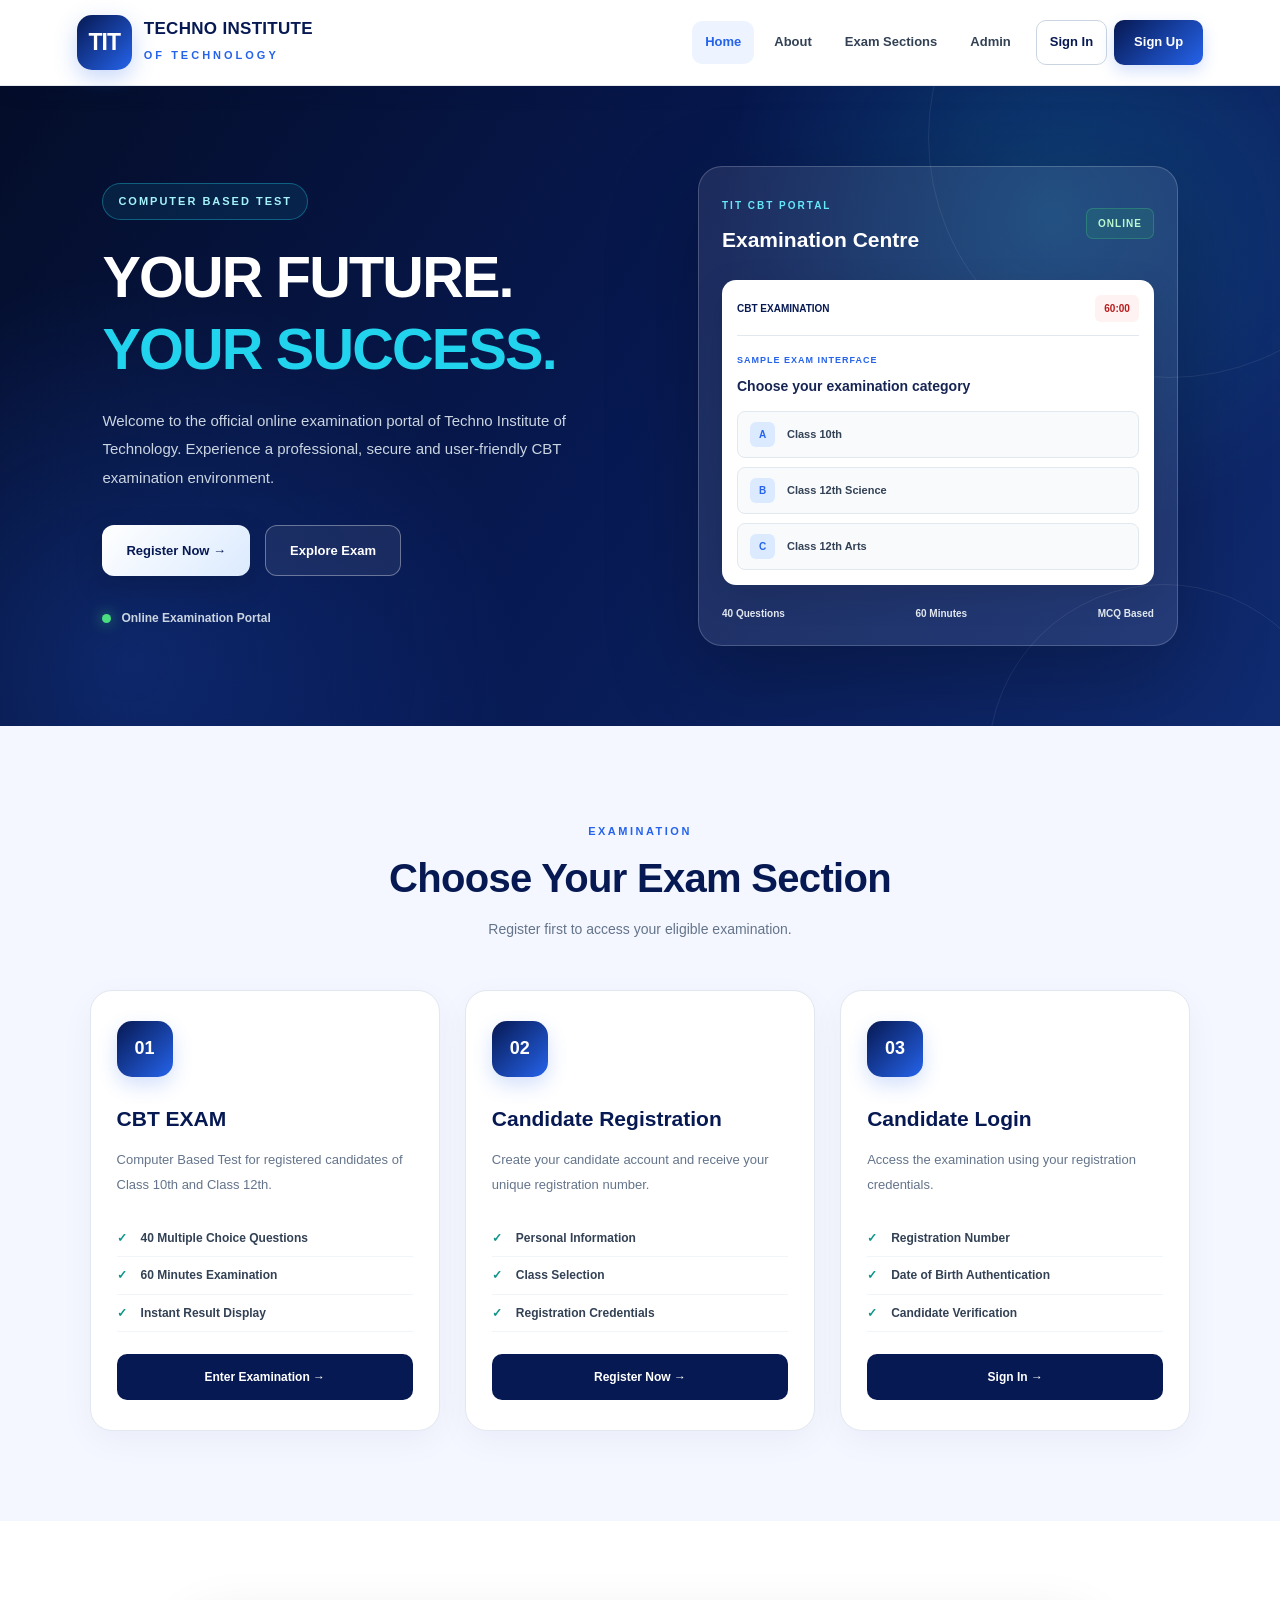
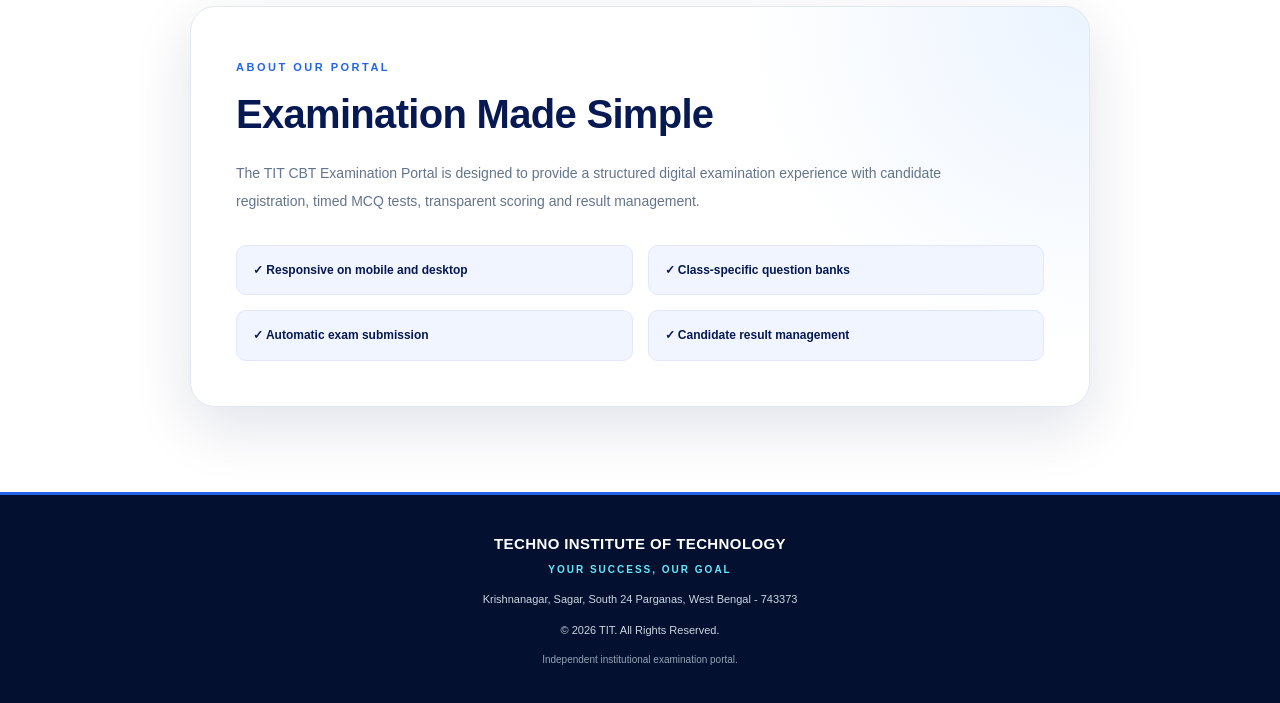
<file: index.html>
<!DOCTYPE html>
<html lang="en">
<head>
    <meta charset="UTF-8">
    <meta name="viewport" content="width=device-width, initial-scale=1.0">
    <meta name="theme-color" content="#071952">

    <title>TIT | Online CBT Examination Portal</title>

    <meta name="description"
          content="TIT Online CBT Examination Portal - Techno Institute of Technology">

    <link rel="stylesheet" href="style.css">
</head>
<body>

    <!-- HEADER -->
    <header class="header">
        <a href="index.html" class="brand">
            <div class="brand-logo">TIT</div>
            <div class="brand-text">
                <h2>TECHNO INSTITUTE</h2>
                <span>OF TECHNOLOGY</span>
            </div>
        </a>

        <button class="menu-toggle"
                id="menuToggle"
                aria-label="Toggle navigation"
                aria-expanded="false">
            ☰
        </button>

        <nav class="navbar" id="navbar">
            <a href="index.html" class="active">Home</a>
            <a href="#about">About</a>
            <a href="#exam">Exam Sections</a>
            <a href="admin-login.html">Admin</a>
            <a href="login.html" class="nav-login">Sign In</a>
            <a href="register.html" class="nav-signup">Sign Up</a>
        </nav>
    </header>

    <!-- HERO SECTION -->
    <main>
        <section class="hero">
            <div class="hero-content">
                <div class="hero-tag">
                    COMPUTER BASED TEST
                </div>

                <h1>
                    YOUR FUTURE.<br>
                    <span>YOUR SUCCESS.</span>
                </h1>

                <p>
                    Welcome to the official online examination portal
                    of Techno Institute of Technology. Experience a
                    professional, secure and user-friendly CBT
                    examination environment.
                </p>

                <div class="hero-buttons">
                    <a href="register.html" class="btn btn-primary">
                        Register Now →
                    </a>

                    <a href="#exam" class="btn btn-secondary">
                        Explore Exam
                    </a>
                </div>

                <div class="hero-note">
                    <span class="status-dot"></span>
                    Online Examination Portal
                </div>
            </div>

            <div class="hero-visual">
                <div class="exam-card">
                    <div class="exam-card-top">
                        <div>
                            <span class="small-label">TIT CBT PORTAL</span>
                            <h3>Examination Centre</h3>
                        </div>
                        <div class="live-badge">ONLINE</div>
                    </div>

                    <div class="monitor">
                        <div class="monitor-header">
                            <span>CBT EXAMINATION</span>
                            <span>60:00</span>
                        </div>

                        <div class="monitor-body">
                            <div class="question-label">
                                SAMPLE EXAM INTERFACE
                            </div>

                            <h4>Choose your examination category</h4>

                            <div class="mock-option">
                                <span>A</span> Class 10th
                            </div>

                            <div class="mock-option">
                                <span>B</span> Class 12th Science
                            </div>

                            <div class="mock-option">
                                <span>C</span> Class 12th Arts
                            </div>
                        </div>
                    </div>

                    <div class="exam-card-footer">
                        <span>40 Questions</span>
                        <span>60 Minutes</span>
                        <span>MCQ Based</span>
                    </div>
                </div>
            </div>
        </section>

        <!-- EXAM SECTIONS -->
        <section class="section" id="exam">
            <div class="section-heading">
                <span class="eyebrow">EXAMINATION</span>
                <h2>Choose Your Exam Section</h2>
                <p>
                    Register first to access your eligible examination.
                </p>
            </div>

            <div class="exam-grid">
                <article class="exam-tile">
                    <div class="tile-icon">01</div>
                    <h3>CBT EXAM</h3>
                    <p>
                        Computer Based Test for registered candidates
                        of Class 10th and Class 12th.
                    </p>
                    <ul>
                        <li>40 Multiple Choice Questions</li>
                        <li>60 Minutes Examination</li>
                        <li>Instant Result Display</li>
                    </ul>
                    <a href="login.html" class="tile-link">
                        Enter Examination →
                    </a>
                </article>

                <article class="exam-tile">
                    <div class="tile-icon">02</div>
                    <h3>Candidate Registration</h3>
                    <p>
                        Create your candidate account and receive
                        your unique registration number.
                    </p>
                    <ul>
                        <li>Personal Information</li>
                        <li>Class Selection</li>
                        <li>Registration Credentials</li>
                    </ul>
                    <a href="register.html" class="tile-link">
                        Register Now →
                    </a>
                </article>

                <article class="exam-tile">
                    <div class="tile-icon">03</div>
                    <h3>Candidate Login</h3>
                    <p>
                        Access the examination using your
                        registration credentials.
                    </p>
                    <ul>
                        <li>Registration Number</li>
                        <li>Date of Birth Authentication</li>
                        <li>Candidate Verification</li>
                    </ul>
                    <a href="login.html" class="tile-link">
                        Sign In →
                    </a>
                </article>
            </div>
        </section>

        <!-- ABOUT -->
        <section class="about-section" id="about">
            <div class="about-content">
                <span class="eyebrow">ABOUT OUR PORTAL</span>
                <h2>Examination Made Simple</h2>
                <p>
                    The TIT CBT Examination Portal is designed to
                    provide a structured digital examination
                    experience with candidate registration,
                    timed MCQ tests, transparent scoring and
                    result management.
                </p>

                <div class="feature-list">
                    <div>✓ Responsive on mobile and desktop</div>
                    <div>✓ Class-specific question banks</div>
                    <div>✓ Automatic exam submission</div>
                    <div>✓ Candidate result management</div>
                </div>
            </div>
        </section>
    </main>

    <!-- FOOTER -->
    <footer class="footer">
        <div class="footer-brand">
            <strong>TECHNO INSTITUTE OF TECHNOLOGY</strong>
            <p>YOUR SUCCESS, OUR GOAL</p>
        </div>

        <p>
            Krishnanagar, Sagar, South 24 Parganas,
            West Bengal - 743373
        </p>

        <p>
            © <span id="currentYear"></span>
            TIT. All Rights Reserved.
        </p>

        <p class="footer-disclaimer">
            Independent institutional examination portal.
        </p>
    </footer>

    <script>
        document.getElementById("currentYear").textContent =
            new Date().getFullYear();

        const menuToggle = document.getElementById("menuToggle");
        const navbar = document.getElementById("navbar");

        menuToggle.addEventListener("click", function () {
            const isOpen = navbar.classList.toggle("show");
            menuToggle.setAttribute("aria-expanded", isOpen);
        });

        navbar.querySelectorAll("a").forEach(function (link) {
            link.addEventListener("click", function () {
                navbar.classList.remove("show");
                menuToggle.setAttribute("aria-expanded", "false");
            });
        });
    </script>

</body>
</html>
</file>
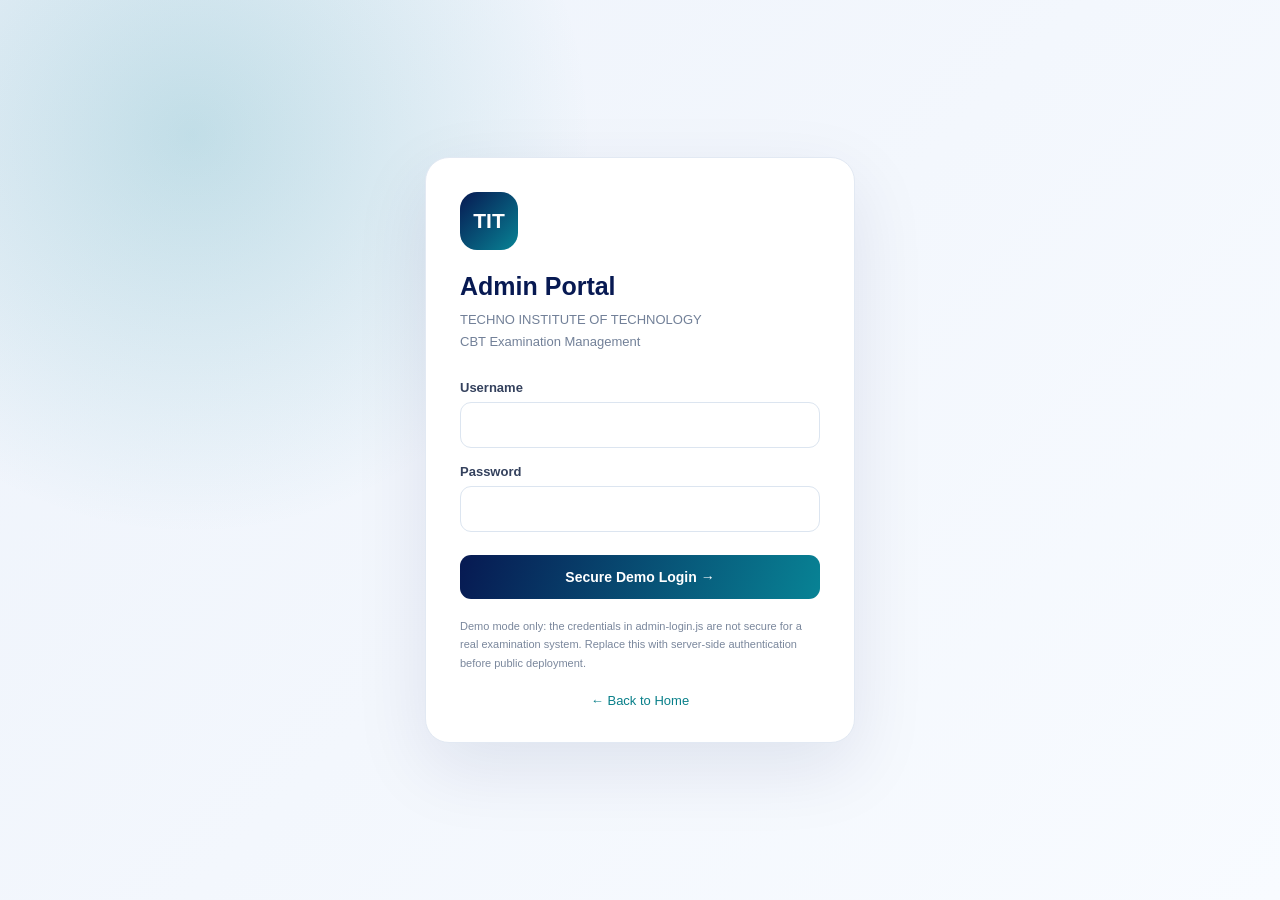
<file: admin-dashboard.html>
<!DOCTYPE html>
<html lang="en">

<head>
    <meta charset="UTF-8">
    <meta name="viewport" content="width=device-width, initial-scale=1">
    <meta name="theme-color" content="#071952">
    <title>Admin Dashboard | TIT CBT Portal</title>
    <style>
        * {
            box-sizing: border-box;
        }

        body {
            margin: 0;
            font-family: "Segoe UI", Arial, sans-serif;
            color: #17213b;
            background: #f3f6fc;
        }

        .topbar {
            display: flex;
            justify-content: space-between;
            align-items: center;
            gap: 15px;
            flex-wrap: wrap;
            padding: 18px 5%;
            color: white;
            background: linear-gradient(120deg, #071952, #088395);
        }

        .brand {
            font-weight: 800;
            font-size: 18px;
        }

        .brand small {
            display: block;
            margin-top: 5px;
            color: #d7f7ff;
            font-size: 11px;
            letter-spacing: 1px;
        }

        .logout {
            padding: 10px 15px;
            border: 1px solid #ffffff66;
            border-radius: 10px;
            color: white;
            background: #ffffff16;
            cursor: pointer;
            font-weight: 700;
        }

        .container {
            width: min(1450px, 94%);
            margin: 28px auto;
        }

        .heading {
            display: flex;
            justify-content: space-between;
            align-items: end;
            flex-wrap: wrap;
            gap: 15px;
            margin-bottom: 23px;
        }

        h1 {
            margin: 0;
            color: #071952;
            font-size: 27px;
        }

        .subheading {
            margin-top: 7px;
            color: #77839a;
            font-size: 13px;
        }

        .demo-warning {
            margin-bottom: 20px;
            padding: 13px 16px;
            border: 1px solid #f1dfb1;
            border-radius: 12px;
            background: #fff9eb;
            color: #76511b;
            font-size: 12px;
            line-height: 1.7;
        }

        .stats {
            display: grid;
            grid-template-columns: repeat(4, minmax(0, 1fr));
            gap: 16px;
            margin-bottom: 25px;
        }

        .stat-card {
            padding: 21px;
            border: 1px solid #e2e9f3;
            border-radius: 16px;
            background: white;
            box-shadow: 0 10px 30px #10234b08;
        }

        .stat-card span {
            display: block;
            color: #78849a;
            font-size: 12px;
            font-weight: 600;
        }

        .stat-card strong {
            display: block;
            margin-top: 12px;
            color: #071952;
            font-size: 30px;
        }

        .panel {
            margin-bottom: 23px;
            padding: 22px;
            border: 1px solid #e2e9f3;
            border-radius: 17px;
            background: white;
            box-shadow: 0 10px 30px #10234b08;
        }

        .panel-head {
            display: flex;
            justify-content: space-between;
            align-items: center;
            flex-wrap: wrap;
            gap: 13px;
            margin-bottom: 17px;
        }

        h2 {
            margin: 0;
            color: #10234b;
            font-size: 18px;
        }

        .filters {
            display: flex;
            gap: 10px;
            flex-wrap: wrap;
        }

        input,
        select {
            min-width: 160px;
            max-width: 100%;
            padding: 11px 12px;
            border: 1px solid #dce5f0;
            border-radius: 10px;
            color: #243450;
            background: white;
            font: inherit;
            font-size: 13px;
        }

        .btn {
            padding: 11px 14px;
            border: 0;
            border-radius: 10px;
            background: #087f89;
            color: white;
            font-size: 12px;
            font-weight: 700;
            cursor: pointer;
        }

        .btn-secondary {
            background: #eaf0f7;
            color: #263958;
        }

        .btn:hover {
            filter: brightness(.96);
        }

        .table-wrap {
            width: 100%;
            overflow-x: auto;
            border: 1px solid #e7edf5;
            border-radius: 11px;
        }

        table {
            width: 100%;
            min-width: 850px;
            border-collapse: collapse;
            background: white;
            font-size: 12px;
        }

        th,
        td {
            padding: 13px 12px;
            border-bottom: 1px solid #edf1f6;
            text-align: left;
            white-space: nowrap;
        }

        th {
            color: #5f6d86;
            background: #f6f9fd;
            font-size: 11px;
            letter-spacing: .3px;
        }

        tbody tr:hover {
            background: #f8fbff;
        }

        tbody tr:last-child td {
            border-bottom: 0;
        }

        .status {
            display: inline-block;
            padding: 5px 8px;
            border-radius: 20px;
            background: #edf1f7;
            color: #52617a;
            font-size: 10px;
            font-weight: 800;
        }

        .status-completed {
            color: #08734e;
            background: #e3f8ed;
        }

        .status-progress {
            color: #875900;
            background: #fff2cf;
        }

        .status-not-attempted {
            color: #52617a;
            background: #edf1f7;
        }

        .empty {
            padding: 25px;
            color: #77839a;
            text-align: center;
            font-size: 13px;
        }

        .footer {
            padding: 10px 0 28px;
            color: #8490a4;
            text-align: center;
            font-size: 11px;
            line-height: 1.8;
        }

        [hidden] {
            display: none !important;
        }

        @media (max-width: 900px) {
            .stats {
                grid-template-columns: repeat(2, minmax(0, 1fr));
            }
        }

        @media (max-width: 560px) {
            .topbar {
                padding: 16px 4%;
            }

            .brand {
                font-size: 15px;
            }

            .container {
                width: 94%;
                margin: 20px auto;
            }

            h1 {
                font-size: 23px;
            }

            .stats {
                gap: 10px;
            }

            .stat-card {
                padding: 15px;
            }

            .stat-card strong {
                font-size: 25px;
            }

            .panel {
                padding: 15px;
            }

            .filters,
            .filters input,
            .filters select {
                width: 100%;
            }

            .filters .btn {
                flex: 1;
            }
        }
    </style>
</head>

<body>
    <header class="topbar">
        <div class="brand">
            TECHNO INSTITUTE OF TECHNOLOGY
            <small>CBT EXAMINATION · ADMIN CONTROL PANEL</small>
        </div>
        <button class="logout" id="logoutButton" type="button">Logout ↗</button>
    </header>

    <main class="container">
        <div class="heading">
            <div>
                <h1>Admin Dashboard</h1>
                <div class="subheading">Registration and examination overview</div>
            </div>
            <button class="btn btn-secondary" id="refreshButton" type="button">
                ↻ Refresh Data
            </button>
        </div>

        <div class="demo-warning">
            <strong>Demo storage:</strong> This dashboard reads data from this browser only.
            It is not a shared online database. Do not use it as the official record
            for a live examination.
        </div>

        <section class="stats" aria-label="Dashboard statistics">
            <div class="stat-card">
                <span>Total Registered</span>
                <strong id="totalCandidates">0</strong>
            </div>
            <div class="stat-card">
                <span>Completed Exams</span>
                <strong id="completedExams">0</strong>
            </div>
            <div class="stat-card">
                <span>In Progress</span>
                <strong id="inProgressExams">0</strong>
            </div>
            <div class="stat-card">
                <span>Not Attempted</span>
                <strong id="notAttemptedExams">0</strong>
            </div>
        </section>

        <section class="panel">
            <div class="panel-head">
                <h2>Registered Candidates</h2>
                <div class="filters">
                    <input id="candidateSearch" type="search" placeholder="Search name / registration no.">
                    <select id="candidateClassFilter" aria-label="Filter candidates by class">
                        <option value="">All Classes</option>
                        <option value="10th">10th</option>
                        <option value="12th Science">12th Science</option>
                        <option value="12th Arts">12th Arts</option>
                    </select>
                    <button class="btn" id="exportCandidatesButton" type="button">
                        Export CSV
                    </button>
                </div>
            </div>

            <div class="table-wrap">
                <table>
                    <thead>
                        <tr>
                            <th>Registration No.</th>
                            <th>Candidate Name</th>
                            <th>Father's Name</th>
                            <th>Class</th>
                            <th>Mobile</th>
                            <th>Date of Birth</th>
                            <th>Registration Date</th>
                            <th>Exam Status</th>
                        </tr>
                    </thead>
                    <tbody id="candidateTableBody"></tbody>
                </table>
            </div>
            <div id="candidateEmpty" class="empty" hidden>No matching candidates found.</div>
        </section>

        <section class="panel">
            <div class="panel-head">
                <h2>Examination Results</h2>
                <div class="filters">
                    <input id="resultSearch" type="search" placeholder="Search name / registration no.">
                    <select id="resultClassFilter" aria-label="Filter results by class">
                        <option value="">All Classes</option>
                        <option value="10th">10th</option>
                        <option value="12th Science">12th Science</option>
                        <option value="12th Arts">12th Arts</option>
                    </select>
                    <button class="btn" id="exportResultsButton" type="button">
                        Export CSV
                    </button>
                </div>
            </div>

            <div class="table-wrap">
                <table>
                    <thead>
                        <tr>
                            <th>Registration No.</th>
                            <th>Candidate Name</th>
                            <th>Class</th>
                            <th>Score</th>
                            <th>Percentage</th>
                            <th>Correct</th>
                            <th>Wrong</th>
                            <th>Unanswered</th>
                            <th>Time Used</th>
                            <th>Submitted At</th>
                            <th>Submission Type</th>
                        </tr>
                    </thead>
                    <tbody id="resultTableBody"></tbody>
                </table>
            </div>
            <div id="resultEmpty" class="empty" hidden>No examination results found.</div>
        </section>

        <footer class="footer">
            TECHNO INSTITUTE OF TECHNOLOGY · TIT CBT Examination Portal<br>
            © <span id="currentYear"></span>
        </footer>
    </main>

    <script src="admin-dashboard.js" defer></script>
</body>

</html>
</file>
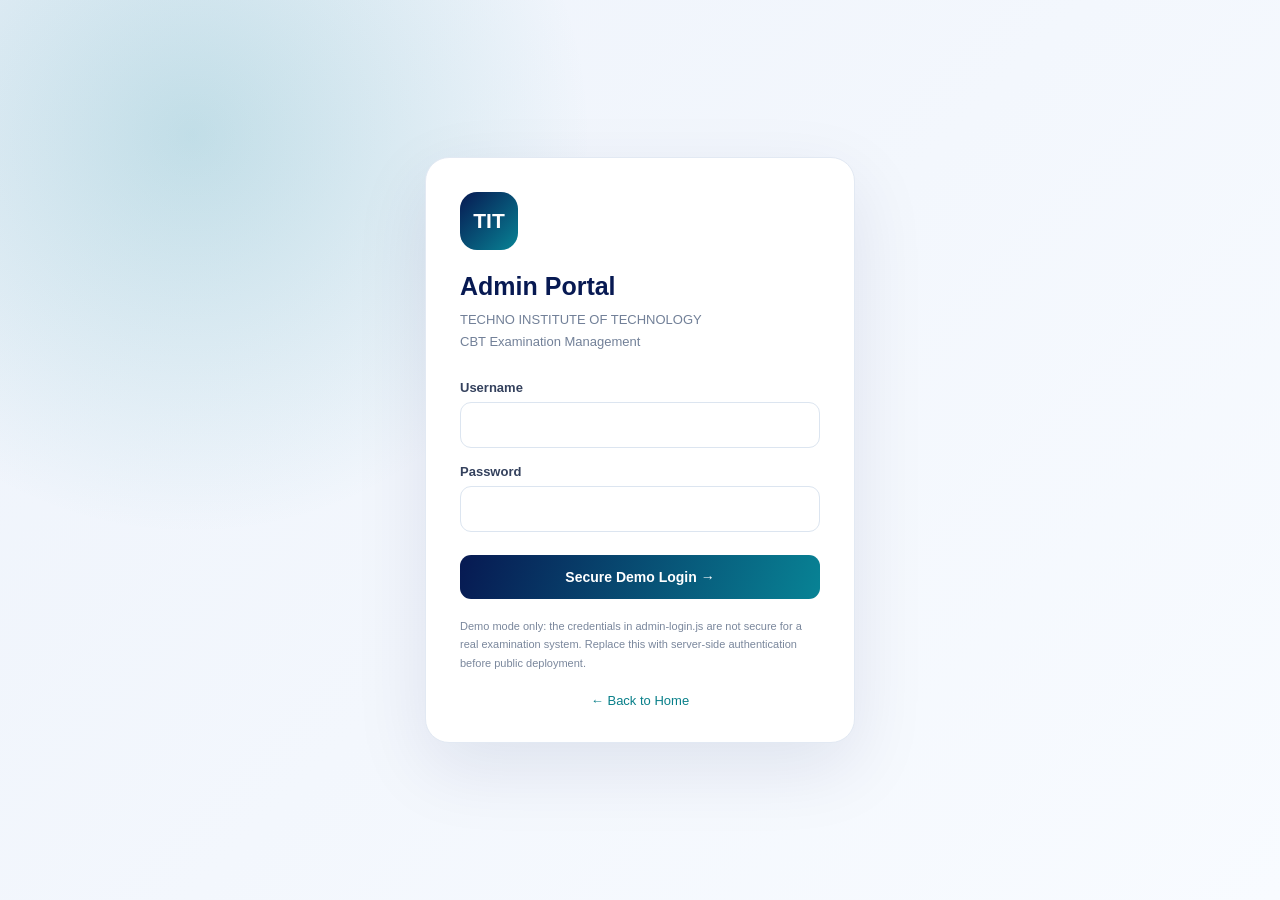
<file: admin-login.html>
<!DOCTYPE html>
<html lang="en">

<head>
    <meta charset="UTF-8">
    <meta name="viewport" content="width=device-width, initial-scale=1">
    <meta name="theme-color" content="#071952">
    <title>Admin Login | TIT CBT Portal</title>
    <style>
        * {
            box-sizing: border-box;
        }

        body {
            margin: 0;
            min-height: 100vh;
            display: grid;
            place-items: center;
            padding: 22px;
            font-family: "Segoe UI", Arial, sans-serif;
            background:
                radial-gradient(circle at 15% 15%, #08839533, transparent 30%),
                linear-gradient(135deg, #eef3fb, #f8fbff);
            color: #17213b;
        }

        .login-card {
            width: min(430px, 100%);
            padding: 34px;
            border: 1px solid #e2e9f3;
            border-radius: 24px;
            background: white;
            box-shadow: 0 25px 75px #07195218;
        }

        .logo {
            width: 58px;
            height: 58px;
            display: grid;
            place-items: center;
            margin-bottom: 22px;
            border-radius: 17px;
            color: white;
            font-size: 21px;
            font-weight: 800;
            background: linear-gradient(135deg, #071952, #088395);
        }

        h1 {
            margin: 0 0 8px;
            color: #071952;
            font-size: 25px;
        }

        .subtitle {
            margin: 0 0 26px;
            color: #728098;
            font-size: 13px;
            line-height: 1.7;
        }

        label {
            display: block;
            margin: 16px 0 7px;
            color: #34415d;
            font-size: 13px;
            font-weight: 700;
        }

        input {
            width: 100%;
            padding: 14px;
            border: 1px solid #dce5f0;
            border-radius: 11px;
            outline: none;
            font: inherit;
            font-size: 14px;
        }

        input:focus {
            border-color: #088395;
            box-shadow: 0 0 0 3px #08839518;
        }

        button {
            width: 100%;
            margin-top: 23px;
            padding: 14px;
            border: 0;
            border-radius: 11px;
            color: white;
            background: linear-gradient(110deg, #071952, #088395);
            font-size: 14px;
            font-weight: 700;
            cursor: pointer;
        }

        button:hover {
            filter: brightness(1.08);
        }

        .message {
            margin-top: 15px;
            padding: 12px;
            border-radius: 10px;
            background: #fff0f0;
            color: #a32222;
            font-size: 13px;
            line-height: 1.7;
        }

        .hint {
            margin-top: 18px;
            color: #7a879c;
            font-size: 11px;
            line-height: 1.7;
        }

        .home-link {
            display: block;
            margin-top: 20px;
            text-align: center;
            color: #087f89;
            font-size: 13px;
            text-decoration: none;
        }

        [hidden] {
            display: none !important;
        }
    </style>
</head>

<body>
    <main class="login-card">
        <div class="logo">TIT</div>
        <h1>Admin Portal</h1>
        <p class="subtitle">
            TECHNO INSTITUTE OF TECHNOLOGY<br>
            CBT Examination Management
        </p>

        <form id="adminLoginForm">
            <label for="adminUsername">Username</label>
            <input id="adminUsername" name="username" autocomplete="username" required>

            <label for="adminPassword">Password</label>
            <input id="adminPassword" name="password" type="password" autocomplete="current-password" required>

            <button type="submit">Secure Demo Login →</button>
        </form>

        <div id="loginMessage" class="message" role="alert" hidden></div>

        <p class="hint">
            Demo mode only: the credentials in admin-login.js are not secure for
            a real examination system. Replace this with server-side authentication
            before public deployment.
        </p>

        <a class="home-link" href="index.html">← Back to Home</a>
    </main>

    <script src="admin-login.js" defer></script>
</body>

</html>
</file>
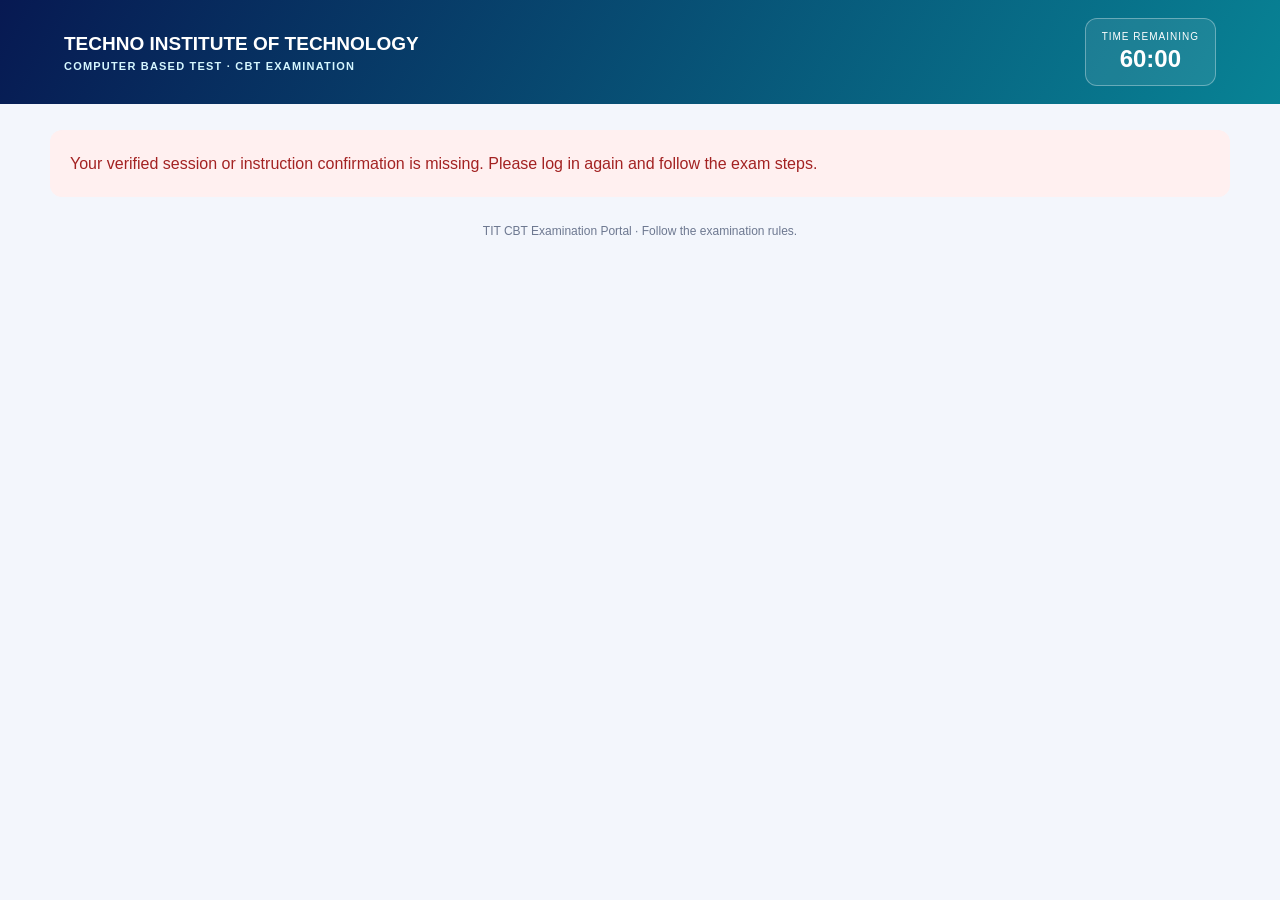
<file: exam.html>
<!DOCTYPE html>
<html lang="en">

<head>
    <meta charset="UTF-8">
    <meta name="viewport" content="width=device-width, initial-scale=1.0">
    <meta name="theme-color" content="#071952">
    <title>Online Examination | TIT CBT Portal</title>
    <style>
        * {
            box-sizing: border-box;
        }

        body {
            margin: 0;
            font-family: "Segoe UI", Arial, sans-serif;
            color: #182440;
            background: #f3f6fc;
        }

        .header {
            padding: 18px 5%;
            color: white;
            background: linear-gradient(120deg, #071952, #088395);
            display: flex;
            justify-content: space-between;
            align-items: center;
            gap: 16px;
            flex-wrap: wrap;
        }

        .brand {
            font-size: 19px;
            font-weight: 800;
        }

        .brand small {
            display: block;
            margin-top: 5px;
            color: #d6f7ff;
            font-size: 11px;
            letter-spacing: 1.2px;
        }

        .timer {
            min-width: 125px;
            padding: 12px 16px;
            border: 1px solid #ffffff55;
            border-radius: 12px;
            text-align: center;
            background: #ffffff16;
        }

        .timer span {
            display: block;
            margin-bottom: 3px;
            font-size: 10px;
            letter-spacing: 1px;
        }

        #timerValue {
            font-size: 24px;
            font-weight: 800;
            font-variant-numeric: tabular-nums;
        }

        .page {
            width: min(1180px, 94%);
            margin: 26px auto;
        }

        .candidate-bar {
            display: flex;
            justify-content: space-between;
            flex-wrap: wrap;
            gap: 10px;
            padding: 15px 18px;
            border: 1px solid #e1e8f2;
            border-radius: 14px;
            background: white;
            margin-bottom: 20px;
            color: #52617c;
            font-size: 13px;
        }

        .candidate-bar strong {
            color: #10234b;
        }

        .layout {
            display: grid;
            grid-template-columns: minmax(0, 1fr) 290px;
            gap: 20px;
            align-items: start;
        }

        .card {
            padding: 25px;
            border: 1px solid #e2e9f3;
            border-radius: 18px;
            background: white;
            box-shadow: 0 12px 35px #10234b0a;
        }

        .question-top {
            display: flex;
            justify-content: space-between;
            align-items: center;
            gap: 12px;
            flex-wrap: wrap;
            padding-bottom: 18px;
            border-bottom: 1px solid #e8edf5;
        }

        .question-number {
            color: #088395;
            font-size: 12px;
            font-weight: 800;
            letter-spacing: 1px;
        }

        .question-count {
            color: #7a879d;
            font-size: 12px;
        }

        #questionText {
            margin: 25px 0;
            font-size: 20px;
            line-height: 1.65;
            overflow-wrap: anywhere;
        }

        .options {
            display: grid;
            gap: 12px;
        }

        .option {
            display: flex;
            align-items: flex-start;
            gap: 12px;
            padding: 15px;
            border: 1px solid #dfe7f2;
            border-radius: 12px;
            cursor: pointer;
            line-height: 1.6;
            transition: .15s;
        }

        .option:hover {
            border-color: #088395;
            background: #f4fcfc;
        }

        .option:has(input:checked) {
            border-color: #088395;
            background: #eaf9f8;
            box-shadow: inset 0 0 0 1px #088395;
        }

        .option input {
            margin-top: 4px;
            accent-color: #088395;
            flex-shrink: 0;
        }

        .option span {
            overflow-wrap: anywhere;
        }

        .question-actions {
            display: flex;
            justify-content: space-between;
            gap: 10px;
            flex-wrap: wrap;
            margin-top: 28px;
        }

        button {
            min-height: 43px;
            padding: 11px 17px;
            border: 0;
            border-radius: 10px;
            font-size: 13px;
            font-weight: 700;
            cursor: pointer;
        }

        button:disabled {
            opacity: .45;
            cursor: not-allowed;
        }

        .btn-light {
            color: #243654;
            background: #edf1f7;
        }

        .btn-primary {
            color: white;
            background: #087f89;
        }

        .btn-submit {
            color: white;
            background: #c43d45;
        }

        .palette-title {
            margin: 0 0 7px;
            font-size: 17px;
        }

        .palette-help {
            margin: 0 0 18px;
            color: #7a879d;
            font-size: 12px;
            line-height: 1.7;
        }

        .palette {
            display: grid;
            grid-template-columns: repeat(5, minmax(0, 1fr));
            gap: 9px;
        }

        .q-number {
            min-width: 0;
            min-height: 39px;
            padding: 5px;
            border: 1px solid #dce4ef;
            border-radius: 9px;
            color: #45536e;
            background: #f8faff;
        }

        .q-number.current {
            color: white;
            background: #071952;
            border-color: #071952;
        }

        .q-number.answered {
            color: white;
            background: #078b81;
            border-color: #078b81;
        }

        .q-number.current.answered {
            background: #071952;
            border-color: #071952;
        }

        .legend {
            display: grid;
            gap: 9px;
            margin-top: 18px;
            color: #69768c;
            font-size: 12px;
        }

        .legend span {
            display: flex;
            align-items: center;
            gap: 8px;
        }

        .dot {
            width: 11px;
            height: 11px;
            border-radius: 3px;
            display: inline-block;
        }

        .dot-current {
            background: #071952;
        }

        .dot-answered {
            background: #078b81;
        }

        .dot-unanswered {
            background: #e0e6ef;
        }

        .side-submit {
            width: 100%;
            margin-top: 22px;
        }

        .result-card {
            text-align: center;
        }

        .result-icon {
            font-size: 48px;
        }

        .result-card h2 {
            color: #071952;
        }

        .result-summary {
            display: grid;
            grid-template-columns: repeat(2, minmax(0, 1fr));
            gap: 12px;
            margin: 24px 0;
            text-align: left;
        }

        .result-item {
            padding: 16px;
            border: 1px solid #e2e9f3;
            border-radius: 12px;
            background: #f9fbff;
        }

        .result-item span {
            display: block;
            color: #748097;
            font-size: 12px;
        }

        .result-item strong {
            display: block;
            margin-top: 7px;
            font-size: 23px;
            color: #10234b;
        }

        .result-note {
            color: #6d7890;
            font-size: 12px;
            line-height: 1.8;
        }

        .error {
            padding: 20px;
            border-radius: 12px;
            color: #a32222;
            background: #fff0f0;
            line-height: 1.7;
        }

        [hidden] {
            display: none !important;
        }

        @media (max-width: 850px) {
            .layout {
                grid-template-columns: 1fr;
            }

            .sidebar {
                order: -1;
            }

            .palette {
                grid-template-columns: repeat(10, minmax(0, 1fr));
            }
        }

        @media (max-width: 560px) {
            .header {
                padding: 15px 4%;
            }

            .brand {
                font-size: 16px;
            }

            .timer {
                min-width: 110px;
                padding: 9px 12px;
            }

            #timerValue {
                font-size: 21px;
            }

            .page {
                margin: 16px auto;
            }

            .card {
                padding: 18px;
                border-radius: 15px;
            }

            #questionText {
                font-size: 18px;
            }

            .palette {
                grid-template-columns: repeat(5, minmax(0, 1fr));
            }

            .question-actions button {
                flex: 1;
            }

            .candidate-bar {
                flex-direction: column;
            }
        }
    </style>
</head>

<body>
    <header class="header">
        <div class="brand">
            TECHNO INSTITUTE OF TECHNOLOGY
            <small>COMPUTER BASED TEST · CBT EXAMINATION</small>
        </div>
        <div class="timer" aria-live="polite">
            <span>TIME REMAINING</span>
            <div id="timerValue">60:00</div>
        </div>
    </header>

    <main class="page">
        <div id="pageError" class="error" hidden></div>

        <section id="examSection" hidden>
            <div class="candidate-bar">
                <div>Candidate: <strong id="candidateName">—</strong></div>
                <div>Registration No: <strong id="registrationNumber">—</strong></div>
                <div>Class: <strong id="candidateClass">—</strong></div>
            </div>

            <div class="layout">
                <section class="card" aria-labelledby="questionText">
                    <div class="question-top">
                        <span id="questionNumber" class="question-number">QUESTION 01</span>
                        <span id="questionCount" class="question-count">1 of 40</span>
                    </div>

                    <h2 id="questionText">Loading question...</h2>
                    <div id="optionsContainer" class="options"></div>

                    <div class="question-actions">
                        <button id="previousButton" class="btn-light" type="button">← Previous</button>
                        <button id="clearButton" class="btn-light" type="button">Clear Answer</button>
                        <button id="nextButton" class="btn-primary" type="button">Next →</button>
                    </div>
                </section>

                <aside class="card sidebar">
                    <h3 class="palette-title">Question Palette</h3>
                    <p class="palette-help">Select a question number to navigate directly to it.</p>
                    <div id="questionPalette" class="palette"></div>

                    <div class="legend">
                        <span><i class="dot dot-current"></i> Current question</span>
                        <span><i class="dot dot-answered"></i> Answered</span>
                        <span><i class="dot dot-unanswered"></i> Not answered</span>
                    </div>

                    <button id="submitButton" class="btn-submit side-submit" type="button">
                        Submit Examination
                    </button>
                </aside>
            </div>
        </section>

        <section id="resultSection" class="card result-card" hidden>
            <div class="result-icon" aria-hidden="true">🏆</div>
            <h2>Examination Submitted</h2>
            <p id="resultMessage">Your attempt has been recorded in this browser.</p>

            <div class="result-summary">
                <div class="result-item"><span>Score</span><strong id="resultScore">0 / 40</strong></div>
                <div class="result-item"><span>Percentage</span><strong id="resultPercentage">0%</strong></div>
                <div class="result-item"><span>Correct Answers</span><strong id="resultCorrect">0</strong></div>
                <div class="result-item"><span>Wrong Answers</span><strong id="resultWrong">0</strong></div>
                <div class="result-item"><span>Unanswered</span><strong id="resultUnanswered">0</strong></div>
                <div class="result-item"><span>Time Used</span><strong id="resultTime">00:00</strong></div>
            </div>

            <p class="result-note">
                This is a demonstration result saved in this browser. It is not a
                server-verified official result.
            </p>
        </section>

        <p class="result-note" style="text-align:center;margin:24px 0">
            TIT CBT Examination Portal · Follow the examination rules.
        </p>
    </main>

    <script src="questions.js"></script>
    <script src="exam.js"></script>
</body>

</html>
</file>
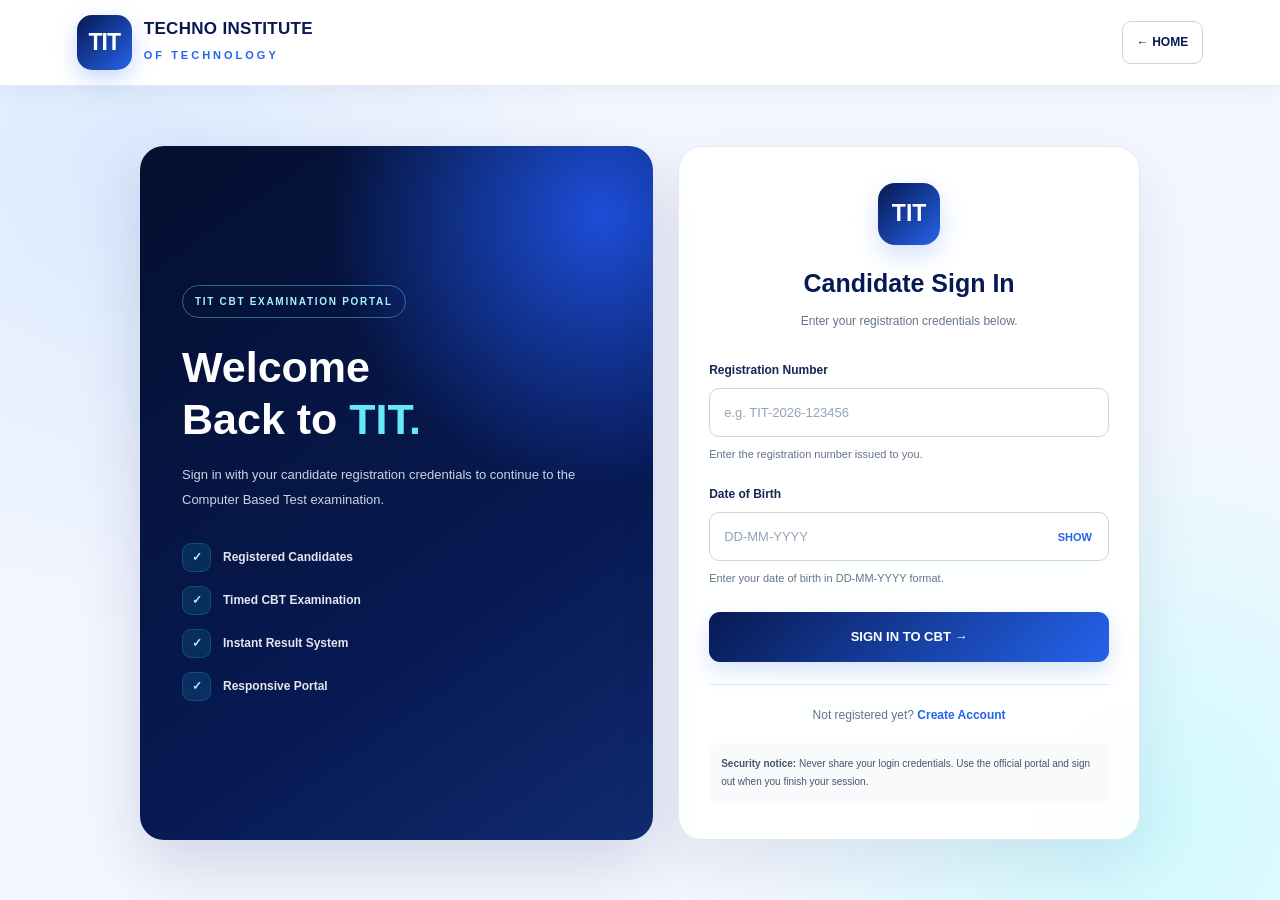
<file: instructions.html>
<!DOCTYPE html>
<html lang="en">

<head>
    <meta charset="UTF-8">
    <meta name="viewport" content="width=device-width, initial-scale=1.0">
    <meta name="theme-color" content="#071952">
    <title>Exam Instructions | TIT CBT Examination Portal</title>
    <link rel="stylesheet" href="style.css">

    <style>
        * {
            box-sizing: border-box;
        }

        body {
            margin: 0;
            min-height: 100vh;
            font-family: "Poppins", "Segoe UI", Arial, sans-serif;
            color: #17213b;
            background:
                radial-gradient(circle at 5% 5%, rgba(8, 131, 149, .13), transparent 30%),
                #f3f6fc;
        }

        .ins-header {
            padding: 19px 6%;
            color: white;
            background: linear-gradient(120deg, #071952, #088395);
            box-shadow: 0 8px 25px rgba(7, 25, 82, .15);
        }

        .ins-brand {
            max-width: 1050px;
            margin: auto;
            display: flex;
            align-items: center;
            gap: 13px;
        }

        .ins-logo {
            width: 48px;
            height: 48px;
            flex-shrink: 0;
            display: grid;
            place-items: center;
            border: 1px solid #ffffff66;
            border-radius: 14px;
            background: #ffffff1c;
            font-weight: 800;
            font-size: 19px;
        }

        .ins-brand h1 {
            margin: 0;
            font-size: clamp(16px, 2.5vw, 22px);
            line-height: 1.4;
        }

        .ins-brand p {
            margin: 4px 0 0;
            font-size: 11px;
            letter-spacing: 1.5px;
            color: #d8f5ff;
        }

        .ins-main {
            width: min(850px, 92%);
            margin: 35px auto;
        }

        .ins-progress {
            display: flex;
            align-items: center;
            gap: 10px;
            margin-bottom: 20px;
            color: #65728a;
            font-size: 12px;
            font-weight: 700;
            letter-spacing: 1px;
            text-transform: uppercase;
        }

        .ins-progress-line {
            height: 4px;
            flex: 1;
            border-radius: 10px;
            background: #dce5f2;
            overflow: hidden;
        }

        .ins-progress-line span {
            display: block;
            width: 75%;
            height: 100%;
            background: linear-gradient(90deg, #088395, #26b6b3);
        }

        .ins-card {
            overflow: hidden;
            border: 1px solid #e4ebf5;
            border-radius: 23px;
            background: white;
            box-shadow: 0 20px 60px #10234b12;
        }

        .ins-hero {
            padding: 28px 32px;
            color: white;
            background: linear-gradient(120deg, #071952, #0a687f);
        }

        .ins-tag {
            display: inline-block;
            padding: 7px 11px;
            border: 1px solid #ffffff40;
            border-radius: 30px;
            background: #ffffff15;
            color: #d7f9ff;
            font-size: 11px;
            font-weight: 700;
            letter-spacing: 1px;
        }

        .ins-hero h2 {
            margin: 15px 0 9px;
            font-size: clamp(24px, 4vw, 32px);
        }

        .ins-hero p {
            margin: 0;
            color: #e0f0ff;
            font-size: 14px;
            line-height: 1.8;
        }

        .ins-body {
            padding: 28px 32px 32px;
        }

        .candidate-strip {
            display: flex;
            align-items: center;
            justify-content: space-between;
            gap: 15px;
            flex-wrap: wrap;
            margin-bottom: 24px;
            padding: 16px;
            border: 1px solid #dce8f6;
            border-radius: 14px;
            background: #f7faff;
        }

        .candidate-strip .muted {
            display: block;
            margin-bottom: 5px;
            color: #738099;
            font-size: 11px;
            font-weight: 700;
            letter-spacing: 1px;
            text-transform: uppercase;
        }

        .candidate-strip strong {
            color: #10234b;
            font-size: 14px;
            overflow-wrap: anywhere;
        }

        .exam-stats {
            display: grid;
            grid-template-columns: repeat(3, minmax(0, 1fr));
            gap: 13px;
            margin-bottom: 27px;
        }

        .stat {
            padding: 17px 12px;
            text-align: center;
            border: 1px solid #e3eaf4;
            border-radius: 15px;
            background: #fff;
        }

        .stat-icon {
            display: block;
            margin-bottom: 9px;
            font-size: 22px;
        }

        .stat strong {
            display: block;
            color: #071952;
            font-size: 23px;
        }

        .stat span:last-child {
            display: block;
            margin-top: 5px;
            color: #758199;
            font-size: 11px;
            font-weight: 600;
        }

        .ins-section-title {
            margin: 0 0 14px;
            color: #10234b;
            font-size: 17px;
        }

        .rules-list {
            display: grid;
            gap: 11px;
            padding: 0;
            margin: 0;
            list-style: none;
        }

        .rules-list li {
            display: flex;
            align-items: flex-start;
            gap: 12px;
            padding: 14px;
            border: 1px solid #e8edf5;
            border-radius: 13px;
            background: #fcfdff;
            color: #46536d;
            font-size: 13px;
            line-height: 1.8;
        }

        .rule-number {
            display: grid;
            place-items: center;
            width: 27px;
            height: 27px;
            flex-shrink: 0;
            border-radius: 9px;
            background: #e0f6f4;
            color: #087f82;
            font-weight: 800;
            font-size: 12px;
        }

        .rules-list strong {
            color: #182a4e;
        }

        .warning-box {
            display: flex;
            gap: 12px;
            margin-top: 22px;
            padding: 16px;
            border: 1px solid #f2dfb3;
            border-radius: 13px;
            background: #fffaf0;
            color: #79551a;
            font-size: 13px;
            line-height: 1.8;
        }

        .warning-box strong {
            color: #754609;
        }

        .ins-confirm {
            display: flex;
            gap: 12px;
            align-items: flex-start;
            margin-top: 23px;
            padding: 17px;
            border: 1px solid #dce6f1;
            border-radius: 14px;
            cursor: pointer;
        }

        .ins-confirm input {
            width: 19px;
            height: 19px;
            margin: 3px 0 0;
            flex-shrink: 0;
            accent-color: #088395;
        }

        .ins-confirm span {
            color: #35435e;
            font-size: 13px;
            line-height: 1.8;
        }

        .ins-actions {
            display: flex;
            gap: 12px;
            margin-top: 23px;
        }

        .ins-btn {
            display: inline-flex;
            align-items: center;
            justify-content: center;
            min-height: 50px;
            padding: 13px 20px;
            border: 0;
            border-radius: 12px;
            font-size: 14px;
            font-weight: 700;
            text-decoration: none;
            cursor: pointer;
            transition: .2s;
        }

        .ins-btn:hover:not(:disabled) {
            transform: translateY(-2px);
        }

        .ins-back {
            border: 1px solid #dce4ef;
            background: white;
            color: #34415d;
        }

        .ins-start {
            flex: 1;
            color: white;
            background: linear-gradient(110deg, #071952, #088395);
            box-shadow: 0 9px 22px #0883952c;
        }

        .ins-start:disabled {
            opacity: .45;
            cursor: not-allowed;
            box-shadow: none;
        }

        .ins-error {
            margin-top: 15px;
            padding: 12px 14px;
            border-radius: 10px;
            background: #fff0f0;
            color: #a32222;
            font-size: 13px;
            line-height: 1.7;
        }

        .ins-footer {
            padding: 0 10px 25px;
            color: #7b879b;
            text-align: center;
            font-size: 12px;
            line-height: 1.9;
        }

        [hidden] {
            display: none !important;
        }

        @media (max-width: 560px) {
            .ins-header {
                padding: 16px 5%;
            }

            .ins-logo {
                width: 43px;
                height: 43px;
            }

            .ins-main {
                margin: 23px auto;
            }

            .ins-card {
                border-radius: 18px;
            }

            .ins-hero {
                padding: 23px 20px;
            }

            .ins-body {
                padding: 22px 18px;
            }

            .exam-stats {
                gap: 8px;
            }

            .stat {
                padding: 14px 5px;
            }

            .stat strong {
                font-size: 20px;
            }

            .stat span:last-child {
                font-size: 10px;
            }

            .ins-actions {
                flex-direction: column-reverse;
            }

            .ins-btn {
                width: 100%;
            }
        }

        @media (max-width: 360px) {
            .exam-stats {
                grid-template-columns: 1fr;
            }

            .stat {
                display: flex;
                align-items: center;
                gap: 12px;
                text-align: left;
            }

            .stat-icon {
                margin: 0;
            }
        }
    </style>
</head>

<body>
    <header class="ins-header">
        <div class="ins-brand">
            <div class="ins-logo" aria-label="TIT">TIT</div>
            <div>
                <h1>TECHNO INSTITUTE OF TECHNOLOGY</h1>
                <p>CBT EXAMINATION PORTAL</p>
            </div>
        </div>
    </header>

    <main class="ins-main">
        <div class="ins-progress" aria-label="Exam process step 3 of 4">
            <span>Step 03</span>
            <div class="ins-progress-line" aria-hidden="true"><span></span></div>
            <span>Instructions</span>
        </div>

        <section class="ins-card">
            <div class="ins-hero">
                <span class="ins-tag">BEFORE YOU BEGIN</span>
                <h2>Examination Instructions</h2>
                <p>Please read all instructions carefully. Once you start, the examination timer will begin.</p>
            </div>

            <div class="ins-body">
                <div id="loadingMessage" role="status">
                    Verifying candidate session...
                </div>

                <div id="instructionContent" hidden>
                    <div class="candidate-strip">
                        <div>
                            <span class="muted">Candidate Name</span>
                            <strong id="candidateName">—</strong>
                        </div>
                        <div>
                            <span class="muted">Registration Number</span>
                            <strong id="registrationNumber">—</strong>
                        </div>
                    </div>

                    <div class="exam-stats">
                        <div class="stat">
                            <span class="stat-icon" aria-hidden="true">📝</span>
                            <strong>40</strong>
                            <span>Total Questions</span>
                        </div>
                        <div class="stat">
                            <span class="stat-icon" aria-hidden="true">⏱️</span>
                            <strong>60 Min</strong>
                            <span>Time Allowed</span>
                        </div>
                        <div class="stat">
                            <span class="stat-icon" aria-hidden="true">🎯</span>
                            <strong>40</strong>
                            <span>Maximum Marks</span>
                        </div>
                    </div>

                    <h3 class="ins-section-title">Important Rules</h3>

                    <ol class="rules-list">
                        <li>
                            <span class="rule-number">01</span>
                            <div><strong>Question format:</strong> The examination contains 40 multiple-choice questions
                                (MCQs). Select one answer for each question.</div>
                        </li>
                        <li>
                            <span class="rule-number">02</span>
                            <div><strong>Time limit:</strong> You have 60 minutes. The timer starts when you start the
                                examination and does not pause when you leave the exam page.</div>
                        </li>
                        <li>
                            <span class="rule-number">03</span>
                            <div><strong>Marking scheme:</strong> Each correct answer carries 1 mark. Wrong and
                                unanswered questions carry 0 marks. There is no negative marking in this demo
                                configuration.</div>
                        </li>
                        <li>
                            <span class="rule-number">04</span>
                            <div><strong>Changing answers:</strong> You may change your selected answer before
                                submitting the examination, wherever the exam interface permits.</div>
                        </li>
                        <li>
                            <span class="rule-number">05</span>
                            <div><strong>Submission:</strong> You can submit early after reviewing your answers. The
                                examination will automatically submit when the timer reaches zero.</div>
                        </li>
                        <li>
                            <span class="rule-number">06</span>
                            <div><strong>Fair examination:</strong> Work independently. Do not seek outside assistance
                                or use unauthorised materials during the examination.</div>
                        </li>
                        <li>
                            <span class="rule-number">07</span>
                            <div><strong>Technical readiness:</strong> Use a reliable device and power supply. Avoid
                                refreshing or closing the examination tab while taking the test.</div>
                        </li>
                    </ol>

                    <div class="warning-box">
                        <span aria-hidden="true">⚠️</span>
                        <div>
                            <strong>Important notice:</strong> Starting the examination is intended to begin your timed
                            attempt. Make sure you are ready before continuing.
                        </div>
                    </div>

                    <form id="instructionsForm">
                        <label class="ins-confirm" for="acceptInstructions">
                            <input type="checkbox" id="acceptInstructions" required>
                            <span>
                                I have read and understood the examination instructions.
                                I agree to follow the rules and understand that the examination
                                will be timed once started.
                            </span>
                        </label>

                        <div id="instructionError" class="ins-error" role="alert" hidden></div>

                        <div class="ins-actions">
                            <a href="verification.html" class="ins-btn ins-back">← Back to Verification</a>
                            <button type="submit" id="startButton" class="ins-btn ins-start" disabled>
                                Start Examination →
                            </button>
                        </div>
                    </form>
                </div>

                <div id="accessError" class="ins-error" role="alert" hidden>
                    Your candidate session could not be verified. Please log in again.
                    <a href="login.html">Go to Login</a>
                </div>
            </div>
        </section>

        <footer class="ins-footer">
            <div>TECHNO INSTITUTE OF TECHNOLOGY</div>
            <div>CBT Examination Portal · © <span id="currentYear"></span></div>
        </footer>
    </main>

    <script src="instructions.js" defer></script>
</body>

</html>
</file>
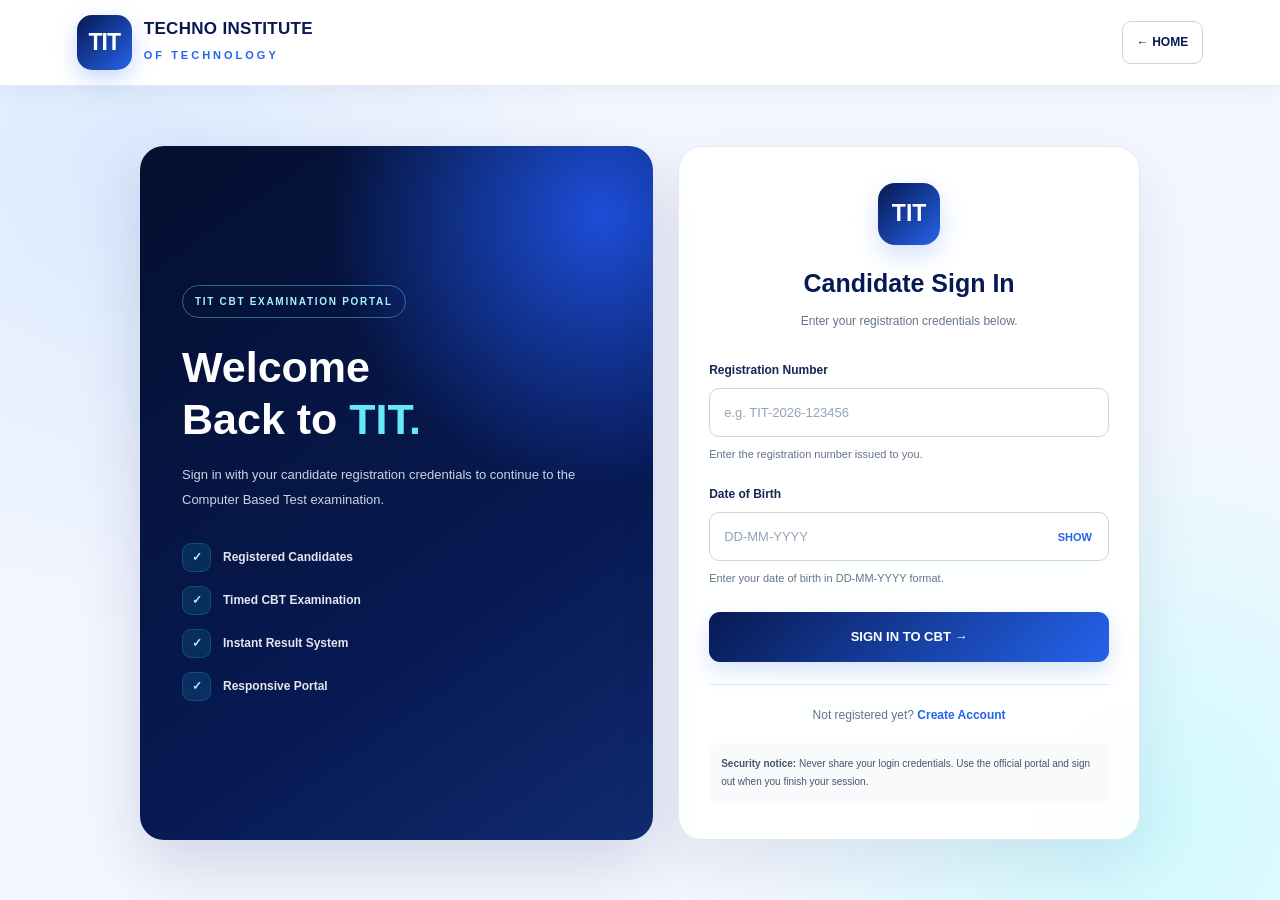
<file: login.html>
<!DOCTYPE html>
<html lang="en">

<head>
    <meta charset="UTF-8">
    <meta name="viewport" content="width=device-width, initial-scale=1.0">
    <meta name="theme-color" content="#071952">

    <title>Candidate Sign In | TIT CBT Portal</title>

    <link rel="stylesheet" href="style.css">

    <style>
        .login-page {
            min-height: calc(100vh - 86px);
            padding: 55px 20px;
            display: grid;
            place-items: center;

            background:
                radial-gradient(circle at 10% 10%, #dbeafe, transparent 35%),
                radial-gradient(circle at 90% 90%, #cffafe, transparent 30%),
                #f4f7ff;
        }

        .login-layout {
            width: 100%;
            max-width: 1000px;
            display: grid;
            grid-template-columns: 1fr 0.9fr;
            align-items: stretch;
            gap: 25px;
        }

        .login-welcome {
            padding: 42px;
            display: flex;
            flex-direction: column;
            justify-content: center;

            color: white;
            border-radius: 24px;
            background:
                radial-gradient(circle at 90% 10%, #1d4ed8, transparent 35%),
                linear-gradient(145deg, #04102f, #071952 65%, #102b70);
            box-shadow: 0 25px 65px rgba(7, 25, 82, .15);
        }

        .login-welcome .welcome-tag {
            width: fit-content;
            padding: 7px 12px;
            border: 1px solid rgba(103, 232, 249, .4);
            border-radius: 30px;
            color: #a5f3fc;
            font-size: 10px;
            font-weight: 900;
            letter-spacing: 1.7px;
        }

        .login-welcome h1 {
            margin-top: 24px;
            font-size: clamp(30px, 4vw, 43px);
            line-height: 1.2;
            font-weight: 900;
        }

        .login-welcome h1 span {
            color: #67e8f9;
        }

        .login-welcome>p {
            margin-top: 18px;
            color: #cbd5e1;
            font-size: 13px;
            line-height: 1.9;
        }

        .login-features {
            display: grid;
            gap: 14px;
            margin-top: 30px;
        }

        .login-feature {
            display: flex;
            align-items: center;
            gap: 12px;
            color: #e2e8f0;
            font-size: 12px;
            font-weight: 700;
        }

        .feature-check {
            width: 29px;
            height: 29px;
            flex-shrink: 0;
            display: grid;
            place-items: center;
            color: #a5f3fc;
            background: rgba(34, 211, 238, .12);
            border: 1px solid rgba(34, 211, 238, .2);
            border-radius: 9px;
        }

        .login-card {
            padding: 36px 30px;
            background: rgba(255, 255, 255, .96);
            border: 1px solid #e2e8f0;
            border-radius: 24px;
            box-shadow: 0 25px 65px rgba(7, 25, 82, .09);
        }

        .login-card-header {
            text-align: center;
            margin-bottom: 28px;
        }

        .login-logo {
            width: 62px;
            height: 62px;
            margin: 0 auto 17px;
            display: grid;
            place-items: center;

            color: white;
            background: linear-gradient(135deg, #071952, #2563eb);
            border-radius: 17px;
            font-size: 23px;
            font-weight: 900;
            box-shadow: 0 10px 25px rgba(37, 99, 235, .2);
        }

        .login-card-header h2 {
            color: #071952;
            font-size: 25px;
            font-weight: 900;
        }

        .login-card-header p {
            margin-top: 7px;
            color: #64748b;
            font-size: 12px;
        }

        .login-form {
            display: grid;
            gap: 20px;
        }

        .login-field {
            display: flex;
            flex-direction: column;
            gap: 8px;
        }

        .login-field label {
            color: #172554;
            font-size: 12px;
            font-weight: 850;
        }

        .login-field input {
            width: 100%;
            height: 49px;
            padding: 0 14px;
            color: #172554;
            background: #fff;
            border: 1px solid #cbd5e1;
            border-radius: 10px;
            outline: none;
            font-size: 13px;
            transition: border-color .2s, box-shadow .2s;
        }

        .login-field input:focus {
            border-color: #2563eb;
            box-shadow: 0 0 0 4px rgba(37, 99, 235, .10);
        }

        .login-field input::placeholder {
            color: #94a3b8;
        }

        .login-field small {
            color: #64748b;
            font-size: 11px;
        }

        .password-wrap {
            position: relative;
        }

        .password-wrap input {
            padding-right: 80px;
        }

        .show-password {
            position: absolute;
            top: 50%;
            right: 10px;
            transform: translateY(-50%);
            padding: 7px;
            color: #2563eb;
            background: transparent;
            border: none;
            font-size: 11px;
            font-weight: 850;
            cursor: pointer;
        }

        .login-submit {
            min-height: 50px;
            margin-top: 4px;
            color: white;
            background: linear-gradient(135deg, #071952, #2563eb);
            border: none;
            border-radius: 11px;
            font-size: 13px;
            font-weight: 850;
            cursor: pointer;
            box-shadow: 0 9px 22px rgba(37, 99, 235, .18);
            transition: transform .2s, opacity .2s;
        }

        .login-submit:hover {
            transform: translateY(-2px);
        }

        .login-submit:disabled {
            opacity: .65;
            cursor: wait;
        }

        .login-error {
            padding: 12px;
            color: #991b1b;
            background: #fef2f2;
            border: 1px solid #fecaca;
            border-radius: 9px;
            font-size: 12px;
            line-height: 1.7;
        }

        .login-footer {
            margin-top: 22px;
            padding-top: 20px;
            border-top: 1px solid #e2e8f0;
            text-align: center;
            color: #64748b;
            font-size: 12px;
        }

        .login-footer a {
            color: #2563eb;
            font-weight: 850;
        }

        .login-security-note {
            margin-top: 18px;
            padding: 12px;
            color: #475569;
            background: #f8fafc;
            border-radius: 9px;
            font-size: 10px;
            line-height: 1.8;
        }

        [hidden] {
            display: none !important;
        }

        @media(max-width: 800px) {
            .login-layout {
                max-width: 540px;
                grid-template-columns: 1fr;
            }

            .login-welcome {
                padding: 28px;
            }

            .login-welcome h1 {
                font-size: 32px;
            }

            .login-features {
                grid-template-columns: 1fr 1fr;
                gap: 12px;
            }
        }

        @media(max-width: 480px) {
            .login-page {
                padding: 30px 13px;
            }

            .login-welcome {
                padding: 25px 21px;
                border-radius: 18px;
            }

            .login-welcome h1 {
                font-size: 29px;
            }

            .login-features {
                grid-template-columns: 1fr;
            }

            .login-card {
                padding: 28px 19px;
                border-radius: 18px;
            }

            .login-card-header h2 {
                font-size: 23px;
            }
        }
    </style>
</head>

<body>

    <header class="header">
        <a href="index.html" class="brand">
            <div class="brand-logo">TIT</div>
            <div class="brand-text">
                <h2>TECHNO INSTITUTE</h2>
                <span>OF TECHNOLOGY</span>
            </div>
        </a>

        <a href="index.html"
            style="padding:10px 14px;border:1px solid #cbd5e1;border-radius:9px;font-size:12px;font-weight:800;color:#071952">
            ← HOME
        </a>
    </header>

    <main class="login-page">

        <div class="login-layout">

            <section class="login-welcome">
                <div class="welcome-tag">TIT CBT EXAMINATION PORTAL</div>

                <h1>Welcome<br>Back to <span>TIT.</span></h1>

                <p>
                    Sign in with your candidate registration credentials
                    to continue to the Computer Based Test examination.
                </p>

                <div class="login-features">
                    <div class="login-feature">
                        <span class="feature-check">✓</span>
                        Registered Candidates
                    </div>

                    <div class="login-feature">
                        <span class="feature-check">✓</span>
                        Timed CBT Examination
                    </div>

                    <div class="login-feature">
                        <span class="feature-check">✓</span>
                        Instant Result System
                    </div>

                    <div class="login-feature">
                        <span class="feature-check">✓</span>
                        Responsive Portal
                    </div>
                </div>
            </section>

            <section class="login-card">

                <div class="login-card-header">
                    <div class="login-logo">TIT</div>
                    <h2>Candidate Sign In</h2>
                    <p>Enter your registration credentials below.</p>
                </div>

                <form id="loginForm" class="login-form">

                    <div class="login-field">
                        <label for="registrationNumber">
                            Registration Number
                        </label>

                        <input type="text" id="registrationNumber" name="registrationNumber"
                            placeholder="e.g. TIT-2026-123456" maxlength="30" autocomplete="username"
                            autocapitalize="characters" required>

                        <small>Enter the registration number issued to you.</small>
                    </div>

                    <div class="login-field">
                        <label for="loginDOB">Date of Birth</label>

                        <div class="password-wrap">
                            <input type="password" id="loginDOB" name="loginDOB" placeholder="DD-MM-YYYY"
                                inputmode="numeric" autocomplete="current-password" maxlength="10" required>

                            <button type="button" class="show-password" id="toggleDOB">
                                SHOW
                            </button>
                        </div>

                        <small>
                            Enter your date of birth in DD-MM-YYYY format.
                        </small>
                    </div>

                    <div id="loginError" class="login-error" role="alert" hidden></div>

                    <button type="submit" id="loginButton" class="login-submit">
                        SIGN IN TO CBT →
                    </button>

                </form>

                <div class="login-footer">
                    Not registered yet?
                    <a href="register.html">Create Account</a>
                </div>

                <div class="login-security-note">
                    <strong>Security notice:</strong>
                    Never share your login credentials. Use the official
                    portal and sign out when you finish your session.
                </div>

            </section>

        </div>

    </main>

    <script src="login.js"></script>

</body>

</html>
</file>
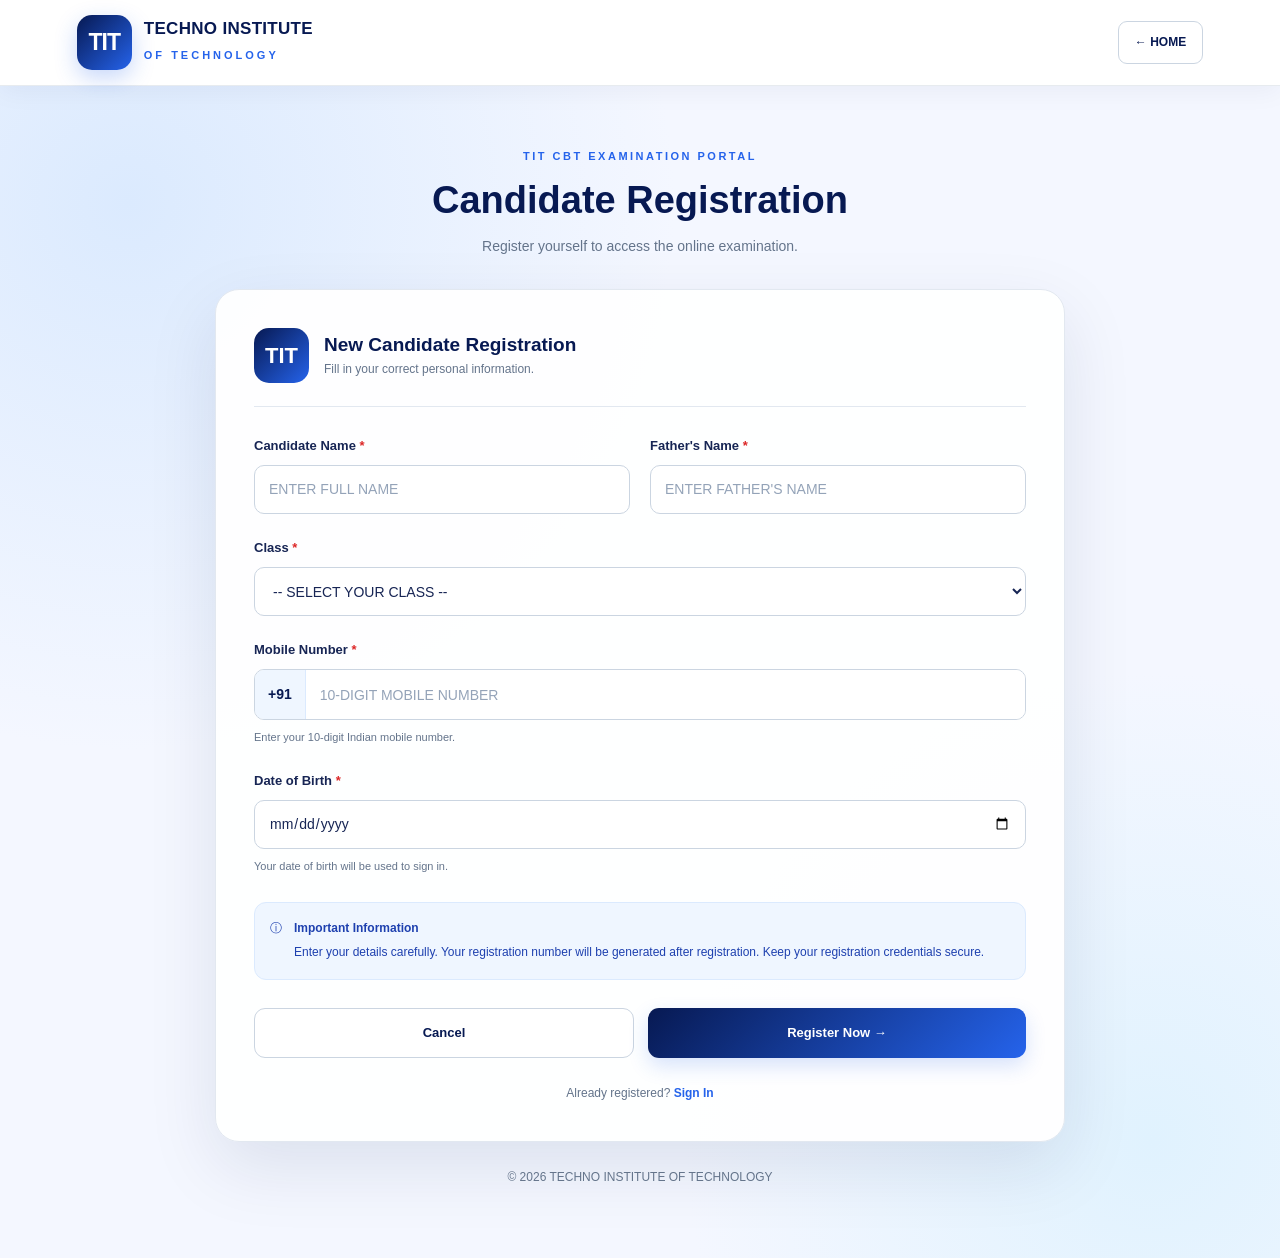
<file: register.html>
<!DOCTYPE html>
<html lang="en">
<head>
    <meta charset="UTF-8">
    <meta name="viewport" content="width=device-width, initial-scale=1.0">
    <meta name="theme-color" content="#071952">

    <title>Candidate Registration | TIT CBT Portal</title>

    <link rel="stylesheet" href="style.css">

    <style>
        .registration-section {
            min-height: 100vh;
            padding: 55px 20px 70px;
            background:
                radial-gradient(circle at 10% 10%, #dbeafe, transparent 35%),
                radial-gradient(circle at 90% 90%, #e0f2fe, transparent 30%),
                #f4f7ff;
        }

        .registration-wrapper {
            width: 100%;
            max-width: 850px;
            margin: 0 auto;
        }

        .registration-heading {
            text-align: center;
            margin-bottom: 30px;
        }

        .registration-heading .eyebrow {
            margin-bottom: 10px;
        }

        .registration-heading h1 {
            color: #071952;
            font-size: clamp(27px, 4vw, 38px);
            font-weight: 900;
            line-height: 1.3;
        }

        .registration-heading p {
            margin-top: 10px;
            color: #64748b;
            font-size: 14px;
        }

        .registration-card {
            padding: 38px;
            background: rgba(255,255,255,0.95);
            border: 1px solid #e2e8f0;
            border-radius: 24px;
            box-shadow: 0 25px 70px rgba(7,25,82,0.10);
        }

        .registration-card-header {
            display: flex;
            align-items: center;
            gap: 15px;
            padding-bottom: 23px;
            margin-bottom: 28px;
            border-bottom: 1px solid #e2e8f0;
        }

        .registration-logo {
            width: 55px;
            height: 55px;
            display: grid;
            place-items: center;
            flex-shrink: 0;
            border-radius: 15px;
            color: white;
            background: linear-gradient(135deg,#071952,#2563eb);
            font-size: 22px;
            font-weight: 900;
        }

        .registration-card-header h2 {
            color: #071952;
            font-size: 19px;
            line-height: 1.5;
        }

        .registration-card-header p {
            color: #64748b;
            font-size: 12px;
        }

        .registration-grid {
            display: grid;
            grid-template-columns: repeat(2,minmax(0,1fr));
            gap: 23px 20px;
        }

        .form-group {
            min-width: 0;
            display: flex;
            flex-direction: column;
            gap: 8px;
        }

        .form-group.full-width {
            grid-column: 1 / -1;
        }

        .form-group label {
            color: #172554;
            font-size: 13px;
            font-weight: 800;
        }

        .required {
            color: #dc2626;
        }

        .form-group input,
        .form-group select {
            width: 100%;
            min-width: 0;
            height: 49px;
            padding: 0 14px;

            border: 1px solid #cbd5e1;
            border-radius: 10px;
            background: #fff;
            color: #172554;
            font-size: 14px;

            outline: none;
            transition: border-color .2s, box-shadow .2s;
        }

        .form-group input:focus,
        .form-group select:focus {
            border-color: #2563eb;
            box-shadow: 0 0 0 4px rgba(37,99,235,.10);
        }

        .form-group input::placeholder {
            color: #94a3b8;
        }

        .mobile-input {
            display: flex;
            align-items: center;
            min-width: 0;
            border: 1px solid #cbd5e1;
            border-radius: 10px;
            overflow: hidden;
            background: white;
        }

        .mobile-input:focus-within {
            border-color: #2563eb;
            box-shadow: 0 0 0 4px rgba(37,99,235,.10);
        }

        .mobile-prefix {
            height: 49px;
            padding: 0 13px;
            display: flex;
            align-items: center;
            flex-shrink: 0;

            background: #eff6ff;
            border-right: 1px solid #dbeafe;
            color: #071952;
            font-size: 14px;
            font-weight: 800;
        }

        .mobile-input input {
            border: 0;
            border-radius: 0;
            box-shadow: none !important;
        }

        .form-help {
            color: #64748b;
            font-size: 11px;
        }

        .registration-notice {
            margin-top: 26px;
            padding: 15px;
            display: flex;
            align-items: flex-start;
            gap: 12px;

            color: #1e40af;
            background: #eff6ff;
            border: 1px solid #dbeafe;
            border-radius: 12px;
            font-size: 12px;
            line-height: 1.8;
        }

        .registration-notice strong {
            display: block;
            margin-bottom: 3px;
        }

        .registration-actions {
            display: flex;
            gap: 14px;
            margin-top: 28px;
        }

        .registration-actions button,
        .registration-actions a {
            flex: 1;
            min-height: 50px;
            display: flex;
            align-items: center;
            justify-content: center;
            padding: 12px 18px;
            border-radius: 11px;
            font-size: 13px;
            font-weight: 800;
            cursor: pointer;
        }

        .registration-submit {
            color: white;
            background: linear-gradient(135deg,#071952,#2563eb);
            border: none;
            box-shadow: 0 8px 20px rgba(37,99,235,.18);
        }

        .registration-submit:hover {
            background: linear-gradient(135deg,#102b70,#1d4ed8);
        }

        .registration-back {
            color: #071952;
            background: white;
            border: 1px solid #cbd5e1;
        }

        .registration-back:hover {
            background: #f8fafc;
        }

        .registration-footer {
            margin-top: 25px;
            text-align: center;
            color: #64748b;
            font-size: 12px;
        }

        .registration-footer a {
            color: #2563eb;
            font-weight: 800;
        }

        .registration-result {
            margin-top: 25px;
            padding: 25px;
            background: #f0fdf4;
            border: 1px solid #bbf7d0;
            border-radius: 16px;
        }

        .registration-result h3 {
            color: #166534;
            font-size: 21px;
            margin-bottom: 8px;
        }

        .registration-result p {
            color: #166534;
            font-size: 13px;
        }

        .credential-row {
            margin-top: 15px;
            padding: 13px;
            display: flex;
            justify-content: space-between;
            align-items: center;
            gap: 12px;
            background: white;
            border: 1px solid #dcfce7;
            border-radius: 10px;
        }

        .credential-label {
            color: #64748b;
            font-size: 12px;
        }

        .credential-value {
            color: #071952;
            font-size: 14px;
            font-weight: 900;
            overflow-wrap: anywhere;
            text-align: right;
        }

        .credential-warning {
            margin-top: 15px;
            color: #92400e !important;
            background: #fffbeb;
            border: 1px solid #fde68a;
            border-radius: 9px;
            padding: 12px;
        }

        .registration-ok {
            width: 100%;
            min-height: 48px;
            margin-top: 20px;
            border: none;
            border-radius: 10px;
            color: white;
            background: #166534;
            font-weight: 800;
            cursor: pointer;
        }

        .form-error {
            margin-top: 15px;
            padding: 12px 14px;
            color: #991b1b;
            background: #fef2f2;
            border: 1px solid #fecaca;
            border-radius: 9px;
            font-size: 13px;
        }

        [hidden] {
            display: none !important;
        }

        @media (max-width: 600px) {
            .registration-section {
                padding: 32px 13px 45px;
            }

            .registration-card {
                padding: 23px 17px;
                border-radius: 17px;
            }

            .registration-grid {
                grid-template-columns: minmax(0,1fr);
                gap: 19px;
            }

            .form-group.full-width {
                grid-column: auto;
            }

            .registration-card-header h2 {
                font-size: 16px;
            }

            .registration-card-header p {
                font-size: 11px;
            }

            .registration-actions {
                flex-direction: column;
            }

            .credential-row {
                align-items: flex-start;
                flex-direction: column;
            }

            .credential-value {
                text-align: left;
            }
        }
    </style>
</head>

<body>

<header class="header">
    <a href="index.html" class="brand">
        <div class="brand-logo">TIT</div>
        <div class="brand-text">
            <h2>TECHNO INSTITUTE</h2>
            <span>OF TECHNOLOGY</span>
        </div>
    </a>

    <a href="index.html" class="registration-back"
       style="padding:10px 16px;border-radius:9px;font-size:12px;font-weight:800">
        ← HOME
    </a>
</header>

<main class="registration-section">

    <div class="registration-wrapper">

        <div class="registration-heading">
            <span class="eyebrow">TIT CBT EXAMINATION PORTAL</span>
            <h1>Candidate Registration</h1>
            <p>Register yourself to access the online examination.</p>
        </div>

        <section class="registration-card">

            <div class="registration-card-header">
                <div class="registration-logo">TIT</div>
                <div>
                    <h2>New Candidate Registration</h2>
                    <p>Fill in your correct personal information.</p>
                </div>
            </div>

            <form id="registrationForm">

                <div class="registration-grid">

                    <div class="form-group">
                        <label for="candidateName">
                            Candidate Name <span class="required">*</span>
                        </label>
                        <input
                            type="text"
                            id="candidateName"
                            name="candidateName"
                            placeholder="ENTER FULL NAME"
                            maxlength="100"
                            autocomplete="name"
                            required>
                    </div>

                    <div class="form-group">
                        <label for="fatherName">
                            Father's Name <span class="required">*</span>
                        </label>
                        <input
                            type="text"
                            id="fatherName"
                            name="fatherName"
                            placeholder="ENTER FATHER'S NAME"
                            maxlength="100"
                            required>
                    </div>

                    <div class="form-group full-width">
                        <label for="candidateClass">
                            Class <span class="required">*</span>
                        </label>
                        <select id="candidateClass"
                                name="candidateClass"
                                required>
                            <option value="">-- SELECT YOUR CLASS --</option>
                            <option value="10th">10th</option>
                            <option value="12th Science">12th Science</option>
                            <option value="12th Arts">12th Arts</option>
                        </select>
                    </div>

                    <div class="form-group full-width">
                        <label for="mobileNumber">
                            Mobile Number <span class="required">*</span>
                        </label>

                        <div class="mobile-input">
                            <span class="mobile-prefix">+91</span>
                            <input
                                type="tel"
                                id="mobileNumber"
                                name="mobileNumber"
                                placeholder="10-DIGIT MOBILE NUMBER"
                                inputmode="numeric"
                                autocomplete="tel-national"
                                maxlength="10"
                                pattern="[6-9][0-9]{9}"
                                required>
                        </div>

                        <small class="form-help">
                            Enter your 10-digit Indian mobile number.
                        </small>
                    </div>

                    <div class="form-group full-width">
                        <label for="dob">
                            Date of Birth <span class="required">*</span>
                        </label>
                        <input
                            type="date"
                            id="dob"
                            name="dob"
                            autocomplete="bday"
                            required>
                        <small class="form-help">
                            Your date of birth will be used to sign in.
                        </small>
                    </div>

                </div>

                <div class="registration-notice">
                    <span>ⓘ</span>
                    <div>
                        <strong>Important Information</strong>
                        Enter your details carefully. Your registration
                        number will be generated after registration.
                        Keep your registration credentials secure.
                    </div>
                </div>

                <div id="formError"
                     class="form-error"
                     role="alert"
                     hidden></div>

                <div class="registration-actions">
                    <a href="index.html" class="registration-back">
                        Cancel
                    </a>

                    <button type="submit"
                            class="registration-submit"
                            id="registerButton">
                        Register Now →
                    </button>
                </div>

            </form>

            <section id="registrationSuccess"
                     class="registration-result"
                     aria-live="polite"
                     hidden>

                <h3>Registration Successful!</h3>

                <p>Your candidate registration has been created.</p>

                <div class="credential-row">
                    <span class="credential-label">Registration Number</span>
                    <span id="generatedRegNo"
                          class="credential-value"></span>
                </div>

                <div class="credential-row">
                    <span class="credential-label">Class</span>
                    <span id="generatedClass"
                          class="credential-value"></span>
                </div>

                <p class="credential-warning">
                    Remember your Registration Number and Date of Birth.
                    Do not share your date of birth with other people.
                </p>

                <button type="button"
                        class="registration-ok"
                        id="registrationOk">
                    OK — Continue to CBT Login →
                </button>

            </section>

            <div class="registration-footer">
                Already registered?
                <a href="login.html">Sign In</a>
            </div>

        </section>

        <div class="registration-footer">
            © <span id="currentYear"></span>
            TECHNO INSTITUTE OF TECHNOLOGY
        </div>

    </div>

</main>

<script src="register.js"></script>

</body>
</html>
</file>
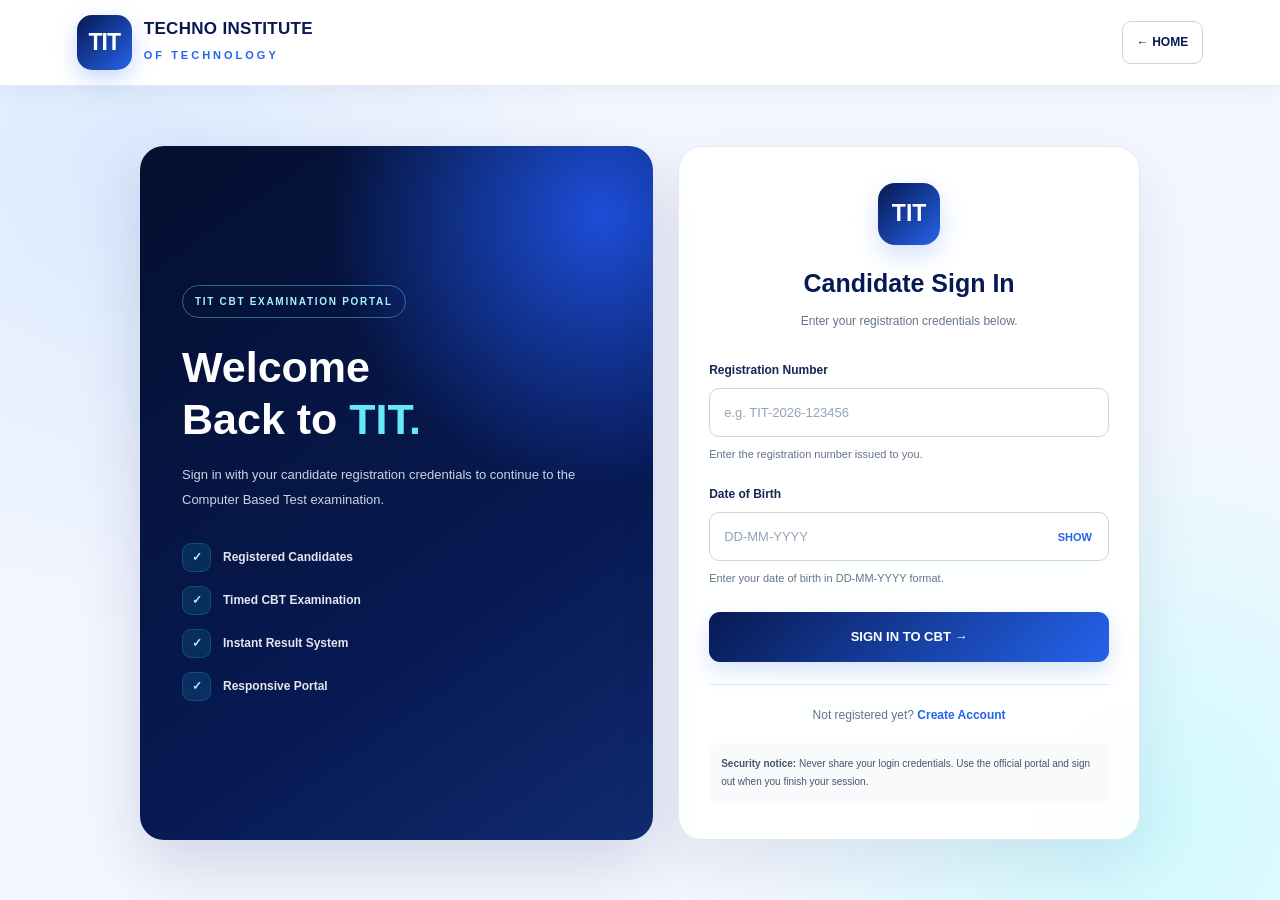
<file: verification.html>
<!DOCTYPE html>
<html lang="en">

<head>
    <meta charset="UTF-8">
    <meta name="viewport" content="width=device-width, initial-scale=1.0">
    <meta name="theme-color" content="#071952">
    <title>Candidate Verification | TIT CBT Examination Portal</title>
    <link rel="stylesheet" href="style.css">

    <style>
        * {
            box-sizing: border-box;
        }

        body {
            margin: 0;
            min-height: 100vh;
            font-family: "Poppins", "Segoe UI", Arial, sans-serif;
            background:
                radial-gradient(circle at 10% 10%, rgba(8, 131, 149, .16), transparent 30%),
                radial-gradient(circle at 90% 90%, rgba(7, 25, 82, .12), transparent 35%),
                #f4f7fc;
            color: #17213b;
        }

        .verify-header {
            background: linear-gradient(120deg, #071952, #088395);
            color: white;
            padding: 20px 6%;
            box-shadow: 0 8px 30px rgba(7, 25, 82, .15);
        }

        .verify-brand {
            display: flex;
            align-items: center;
            gap: 13px;
            max-width: 1120px;
            margin: auto;
        }

        .verify-logo {
            display: grid;
            place-items: center;
            width: 48px;
            height: 48px;
            flex-shrink: 0;
            border: 1px solid rgba(255, 255, 255, .45);
            border-radius: 14px;
            background: rgba(255, 255, 255, .12);
            font-size: 19px;
            font-weight: 800;
            letter-spacing: 1px;
        }

        .verify-brand h1 {
            margin: 0;
            font-size: clamp(16px, 2.4vw, 22px);
            line-height: 1.4;
        }

        .verify-brand p {
            margin: 4px 0 0;
            color: #d5f5ff;
            font-size: 12px;
            letter-spacing: 1.3px;
        }

        .verify-main {
            width: min(760px, 92%);
            margin: 42px auto;
        }

        .verify-progress {
            display: flex;
            align-items: center;
            gap: 10px;
            margin-bottom: 22px;
            color: #64718c;
            font-size: 12px;
            font-weight: 700;
            letter-spacing: 1px;
            text-transform: uppercase;
        }

        .progress-line {
            height: 4px;
            flex: 1;
            border-radius: 20px;
            background: #dce5f2;
            overflow: hidden;
        }

        .progress-line span {
            display: block;
            width: 50%;
            height: 100%;
            border-radius: inherit;
            background: linear-gradient(90deg, #088395, #24b6b5);
        }

        .verify-card {
            overflow: hidden;
            border: 1px solid #e5ebf4;
            border-radius: 24px;
            background: white;
            box-shadow: 0 22px 70px rgba(17, 39, 86, .10);
        }

        .verify-card-top {
            padding: 30px 34px 26px;
            background: linear-gradient(135deg, #f8fcff, #edf8fb);
            border-bottom: 1px solid #e6eef6;
        }

        .verify-icon {
            display: grid;
            place-items: center;
            width: 56px;
            height: 56px;
            margin-bottom: 17px;
            border-radius: 18px;
            background: #d9f5f2;
            color: #087f82;
            font-size: 27px;
        }

        .verify-card-top h2 {
            margin: 0 0 10px;
            color: #071952;
            font-size: clamp(22px, 4vw, 30px);
        }

        .verify-card-top p {
            margin: 0;
            color: #62708a;
            font-size: 14px;
            line-height: 1.8;
        }

        .verify-body {
            padding: 30px 34px 34px;
        }

        .info-grid {
            display: grid;
            grid-template-columns: repeat(2, minmax(0, 1fr));
            gap: 15px;
        }

        .info-item {
            min-width: 0;
            padding: 17px;
            border: 1px solid #e6edf6;
            border-radius: 14px;
            background: #fbfcff;
        }

        .info-item.full {
            grid-column: 1 / -1;
        }

        .info-label {
            display: block;
            margin-bottom: 8px;
            color: #738099;
            font-size: 11px;
            font-weight: 700;
            letter-spacing: 1px;
            text-transform: uppercase;
        }

        .info-value {
            display: block;
            overflow-wrap: anywhere;
            color: #10234b;
            font-size: 15px;
            font-weight: 700;
            line-height: 1.6;
        }

        .registration-value {
            color: #087f82;
            letter-spacing: .5px;
        }

        .verify-notice {
            display: flex;
            align-items: flex-start;
            gap: 11px;
            margin-top: 22px;
            padding: 15px;
            border: 1px solid #d9e8ff;
            border-radius: 13px;
            background: #f3f8ff;
            color: #445575;
            font-size: 13px;
            line-height: 1.7;
        }

        .verify-notice strong {
            color: #173b78;
        }

        .confirm-row {
            display: flex;
            align-items: flex-start;
            gap: 12px;
            margin-top: 23px;
            padding: 17px;
            border: 1px solid #dfe7f1;
            border-radius: 14px;
            background: #fff;
            cursor: pointer;
        }

        .confirm-row input {
            width: 19px;
            height: 19px;
            margin: 2px 0 0;
            flex-shrink: 0;
            accent-color: #088395;
            cursor: pointer;
        }

        .confirm-row span {
            color: #35435e;
            font-size: 13px;
            line-height: 1.8;
        }

        .verify-actions {
            display: flex;
            gap: 12px;
            margin-top: 25px;
        }

        .verify-btn {
            display: inline-flex;
            justify-content: center;
            align-items: center;
            min-height: 50px;
            padding: 13px 20px;
            border: 0;
            border-radius: 12px;
            font-size: 14px;
            font-weight: 700;
            text-decoration: none;
            cursor: pointer;
            transition: transform .2s, box-shadow .2s, opacity .2s;
        }

        .verify-btn:hover:not(:disabled) {
            transform: translateY(-2px);
        }

        .btn-back {
            flex: 0 0 auto;
            border: 1px solid #dce4ef;
            background: #fff;
            color: #34415d;
        }

        .btn-continue {
            flex: 1;
            color: #fff;
            background: linear-gradient(110deg, #071952, #088395);
            box-shadow: 0 9px 22px rgba(8, 131, 149, .22);
        }

        .btn-continue:disabled {
            opacity: .45;
            cursor: not-allowed;
            box-shadow: none;
        }

        .verify-error {
            margin-top: 15px;
            padding: 12px 14px;
            border-radius: 10px;
            background: #fff0f0;
            color: #a32222;
            font-size: 13px;
            line-height: 1.6;
        }

        .verify-footer {
            padding: 0 10px 25px;
            text-align: center;
            color: #7b879b;
            font-size: 12px;
            line-height: 1.8;
        }

        [hidden] {
            display: none !important;
        }

        @media (max-width: 560px) {
            .verify-header {
                padding: 16px 5%;
            }

            .verify-logo {
                width: 43px;
                height: 43px;
            }

            .verify-main {
                margin: 25px auto;
            }

            .verify-card {
                border-radius: 18px;
            }

            .verify-card-top,
            .verify-body {
                padding: 23px 19px;
            }

            .info-grid {
                grid-template-columns: 1fr;
                gap: 11px;
            }

            .info-item.full {
                grid-column: auto;
            }

            .verify-actions {
                flex-direction: column-reverse;
            }

            .verify-btn {
                width: 100%;
            }
        }
    </style>
</head>

<body>
    <header class="verify-header">
        <div class="verify-brand">
            <div class="verify-logo" aria-label="TIT">TIT</div>
            <div>
                <h1>TECHNO INSTITUTE OF TECHNOLOGY</h1>
                <p>CBT EXAMINATION PORTAL</p>
            </div>
        </div>
    </header>

    <main class="verify-main">
        <div class="verify-progress" aria-label="Exam process step 2 of 4">
            <span>Step 02</span>
            <div class="progress-line" aria-hidden="true"><span></span></div>
            <span>Verification</span>
        </div>

        <section class="verify-card" aria-labelledby="verifyTitle">
            <div class="verify-card-top">
                <div class="verify-icon" aria-hidden="true">✓</div>
                <h2 id="verifyTitle">Candidate Verification</h2>
                <p>
                    Please carefully verify your registration details before proceeding
                    to the examination instructions.
                </p>
            </div>

            <div class="verify-body">
                <div id="loadingMessage" role="status">
                    Loading your candidate information...
                </div>

                <div id="candidateDetails" hidden>
                    <div class="info-grid">
                        <div class="info-item">
                            <span class="info-label">Candidate Name</span>
                            <span class="info-value" id="candidateName">—</span>
                        </div>

                        <div class="info-item">
                            <span class="info-label">Father's Name</span>
                            <span class="info-value" id="fatherName">—</span>
                        </div>

                        <div class="info-item">
                            <span class="info-label">Class / Category</span>
                            <span class="info-value" id="candidateClass">—</span>
                        </div>

                        <div class="info-item">
                            <span class="info-label">Date of Birth</span>
                            <span class="info-value" id="candidateDob">—</span>
                        </div>

                        <div class="info-item full">
                            <span class="info-label">Registration Number</span>
                            <span class="info-value registration-value" id="registrationNumber">—</span>
                        </div>
                    </div>

                    <div class="verify-notice">
                        <span aria-hidden="true">ℹ️</span>
                        <div>
                            <strong>Important:</strong> If any detail is incorrect, do not
                            proceed. Return to the login page and contact the examination
                            administrator for assistance.
                        </div>
                    </div>

                    <form id="verificationForm">
                        <label class="confirm-row" for="confirmDetails">
                            <input type="checkbox" id="confirmDetails" name="confirmDetails" required>
                            <span>
                                I confirm that the candidate details displayed above are correct
                                and belong to me. I am ready to read the examination instructions.
                            </span>
                        </label>

                        <div id="verificationError" class="verify-error" role="alert" hidden></div>

                        <div class="verify-actions">
                            <a class="verify-btn btn-back" href="login.html">Back to Login</a>
                            <button class="verify-btn btn-continue" id="continueButton" type="submit" disabled>
                                Continue to Instructions →
                            </button>
                        </div>
                    </form>
                </div>

                <div id="accessError" class="verify-error" role="alert" hidden>
                    Your login session is missing or invalid. Please log in again.
                    <a href="login.html">Go to Login</a>
                </div>
            </div>
        </section>

        <footer class="verify-footer">
            <div>TECHNO INSTITUTE OF TECHNOLOGY</div>
            <div>Official candidate verification for the TIT CBT Examination Portal</div>
            <div>© <span id="currentYear"></span> All rights reserved.</div>
        </footer>
    </main>

    <script src="verification.js" defer></script>
</body>

</html>
</file>
<file: style.css>
/* =====================================================
   TIT CBT EXAMINATION PORTAL
   TECHNO INSTITUTE OF TECHNOLOGY
   Premium Responsive Design
   ===================================================== */

/* 1. ROOT VARIABLES */
:root {
    --navy: #071952;
    --navy-dark: #04102f;
    --navy-light: #102b70;
    --blue: #2563eb;
    --blue-light: #60a5fa;
    --cyan: #22d3ee;
    --white: #ffffff;
    --light-bg: #f4f7ff;
    --text: #172554;
    --muted: #64748b;
    --border: rgba(148, 163, 184, 0.22);
    --glass: rgba(255, 255, 255, 0.08);
    --shadow: 0 20px 60px rgba(7, 25, 82, 0.12);
    --radius: 22px;
    --transition: 0.3s ease;
}

/* 2. RESET */
* {
    margin: 0;
    padding: 0;
    box-sizing: border-box;
}

html {
    scroll-behavior: smooth;
    scroll-padding-top: 100px;
}

body {
    font-family: "Segoe UI", Arial, sans-serif;
    background: var(--white);
    color: var(--text);
    line-height: 1.7;
    overflow-x: hidden;
    -webkit-font-smoothing: antialiased;
}

a {
    color: inherit;
    text-decoration: none;
}

button,
input,
select,
textarea {
    font: inherit;
}

button,
a {
    -webkit-tap-highlight-color: transparent;
}

button:focus-visible,
a:focus-visible {
    outline: 3px solid var(--cyan);
    outline-offset: 4px;
}

img {
    max-width: 100%;
    display: block;
}

/* 3. HEADER */
.header {
    width: 100%;
    min-height: 86px;
    padding: 15px 6%;
    display: flex;
    align-items: center;
    justify-content: space-between;
    gap: 25px;

    background: rgba(255, 255, 255, 0.94);
    border-bottom: 1px solid var(--border);
    box-shadow: 0 5px 25px rgba(7, 25, 82, 0.05);

    position: sticky;
    top: 0;
    z-index: 1000;

    backdrop-filter: blur(18px);
    -webkit-backdrop-filter: blur(18px);
}

/* 4. BRAND */
.brand {
    display: flex;
    align-items: center;
    gap: 12px;
    flex-shrink: 0;
}

.brand-logo {
    width: 55px;
    height: 55px;
    display: grid;
    place-items: center;

    color: var(--white);
    background: linear-gradient(135deg, var(--navy), var(--blue));

    border-radius: 15px;
    font-size: 23px;
    font-weight: 900;
    letter-spacing: -1px;

    box-shadow: 0 8px 22px rgba(37, 99, 235, 0.25);
}

.brand-text h2 {
    color: var(--navy);
    font-size: 17px;
    font-weight: 850;
    line-height: 1.3;
    letter-spacing: 0.3px;
}

.brand-text span {
    color: var(--blue);
    font-size: 11px;
    font-weight: 800;
    letter-spacing: 3px;
}

/* 5. NAVIGATION */
.navbar {
    display: flex;
    align-items: center;
    justify-content: flex-end;
    gap: 7px;
}

.navbar > a {
    padding: 10px 13px;
    border-radius: 10px;

    color: #334155;
    font-size: 13px;
    font-weight: 700;

    transition:
        background var(--transition),
        color var(--transition),
        transform var(--transition);
}

.navbar > a:hover,
.navbar > a.active {
    background: #edf3ff;
    color: var(--blue);
}

.navbar > a:hover {
    transform: translateY(-1px);
}

.navbar > a.nav-login {
    border: 1px solid #cbd5e1;
    color: var(--navy);
    margin-left: 5px;
}

.navbar > a.nav-signup {
    color: var(--white);
    background: linear-gradient(135deg, var(--navy), var(--blue));
    padding: 11px 20px;
    box-shadow: 0 6px 16px rgba(37, 99, 235, 0.2);
}

.navbar > a.nav-signup:hover {
    background: linear-gradient(135deg, var(--blue), #0891b2);
    color: var(--white);
}

.menu-toggle {
    display: none;
    width: 44px;
    height: 44px;

    align-items: center;
    justify-content: center;

    color: var(--white);
    background: var(--navy);
    border: 0;
    border-radius: 12px;
    cursor: pointer;
    font-size: 23px;
}

/* 6. HERO SECTION */
.hero {
    min-height: 590px;
    padding: 80px 8%;

    display: grid;
    grid-template-columns: 1.05fr 0.95fr;
    align-items: center;
    gap: 65px;

    position: relative;
    isolation: isolate;
    overflow: hidden;

    color: var(--white);
    background:
        radial-gradient(
            circle at 82% 20%,
            rgba(34, 211, 238, 0.18),
            transparent 28%
        ),
        radial-gradient(
            circle at 10% 90%,
            rgba(37, 99, 235, 0.24),
            transparent 30%
        ),
        linear-gradient(
            125deg,
            #040d29 0%,
            #071952 50%,
            #102b70 100%
        );
}

.hero::before,
.hero::after {
    content: "";
    position: absolute;
    border: 1px solid rgba(255, 255, 255, 0.08);
    border-radius: 50%;
    pointer-events: none;
    z-index: -1;
}

.hero::before {
    width: 480px;
    height: 480px;
    right: -130px;
    top: -190px;
}

.hero::after {
    width: 350px;
    height: 350px;
    right: -60px;
    bottom: -210px;
}

.hero-content {
    max-width: 650px;
    animation: slideUp 0.8s ease both;
}

.hero-tag {
    width: fit-content;
    padding: 8px 15px;
    margin-bottom: 25px;

    color: #a5f3fc;
    background: rgba(34, 211, 238, 0.09);
    border: 1px solid rgba(34, 211, 238, 0.35);
    border-radius: 50px;

    font-size: 11px;
    font-weight: 850;
    letter-spacing: 2px;
}

.hero h1 {
    font-size: clamp(36px, 4.5vw, 66px);
    line-height: 1.12;
    letter-spacing: -1.8px;
    font-weight: 900;
}

.hero h1 span {
    display: inline-block;
    color: var(--cyan);
    margin-top: 8px;
}

.hero-content > p {
    max-width: 570px;
    margin-top: 25px;

    color: #cbd5e1;
    font-size: 15px;
    line-height: 1.9;
}

.hero-buttons {
    display: flex;
    flex-wrap: wrap;
    gap: 15px;
    margin-top: 33px;
}

/* 7. BUTTONS */
.btn {
    min-height: 51px;
    padding: 13px 24px;

    display: inline-flex;
    align-items: center;
    justify-content: center;
    gap: 9px;

    border-radius: 12px;
    font-size: 13px;
    font-weight: 800;

    transition:
        transform var(--transition),
        box-shadow var(--transition),
        background var(--transition);
}

.btn:hover {
    transform: translateY(-3px);
}

.btn-primary {
    color: var(--navy);
    background: linear-gradient(135deg, #ffffff, #dbeafe);
    box-shadow: 0 10px 30px rgba(0, 0, 0, 0.15);
}

.btn-primary:hover {
    box-shadow: 0 14px 32px rgba(34, 211, 238, 0.2);
}

.btn-secondary {
    color: var(--white);
    background: rgba(255, 255, 255, 0.07);
    border: 1px solid rgba(255, 255, 255, 0.35);
}

.btn-secondary:hover {
    background: rgba(255, 255, 255, 0.15);
}

.hero-note {
    margin-top: 32px;
    display: flex;
    align-items: center;
    gap: 10px;

    color: #cbd5e1;
    font-size: 12px;
    font-weight: 600;
}

.status-dot {
    width: 9px;
    height: 9px;
    flex-shrink: 0;
    background: #4ade80;
    border-radius: 50%;
    box-shadow: 0 0 14px rgba(74, 222, 128, 0.7);
}

/* 8. EXAM PREVIEW CARD */
.hero-visual {
    width: 100%;
    max-width: 500px;
    justify-self: center;
    animation: floatIn 1s ease both;
}

.exam-card {
    padding: 23px;
    border-radius: 24px;

    background: rgba(255, 255, 255, 0.09);
    border: 1px solid rgba(255, 255, 255, 0.19);

    box-shadow: 0 30px 90px rgba(0, 0, 0, 0.25);

    backdrop-filter: blur(20px);
    -webkit-backdrop-filter: blur(20px);
}

.exam-card-top {
    display: flex;
    align-items: center;
    justify-content: space-between;
    gap: 12px;
    margin-bottom: 22px;
}

.small-label {
    color: #67e8f9;
    font-size: 10px;
    font-weight: 800;
    letter-spacing: 2px;
}

.exam-card-top h3 {
    margin-top: 5px;
    color: var(--white);
    font-size: 21px;
    font-weight: 800;
}

.live-badge {
    padding: 6px 11px;
    color: #bbf7d0;
    background: rgba(34, 197, 94, 0.12);
    border: 1px solid rgba(74, 222, 128, 0.25);
    border-radius: 7px;

    font-size: 10px;
    font-weight: 900;
    letter-spacing: 1px;
}

.monitor {
    padding: 15px;
    background: #ffffff;
    border-radius: 14px;
    color: var(--text);
    box-shadow: 0 10px 35px rgba(0, 0, 0, 0.12);
}

.monitor-header {
    display: flex;
    align-items: center;
    justify-content: space-between;
    gap: 10px;

    padding-bottom: 13px;
    border-bottom: 1px solid #e2e8f0;

    color: var(--navy);
    font-size: 10px;
    font-weight: 850;
}

.monitor-header span:last-child {
    padding: 5px 9px;
    color: #b91c1c;
    background: #fef2f2;
    border-radius: 6px;
    font-variant-numeric: tabular-nums;
}

.monitor-body {
    padding-top: 17px;
}

.question-label {
    margin-bottom: 8px;
    color: var(--blue);
    font-size: 9px;
    font-weight: 900;
    letter-spacing: 1px;
}

.monitor-body h4 {
    margin-bottom: 14px;
    font-size: 14px;
    line-height: 1.5;
    font-weight: 800;
}

.mock-option {
    display: flex;
    align-items: center;
    gap: 12px;

    margin-top: 9px;
    padding: 10px 12px;

    color: #334155;
    background: #f8fafc;
    border: 1px solid #e2e8f0;
    border-radius: 8px;

    font-size: 11px;
    font-weight: 650;
}

.mock-option span {
    width: 25px;
    height: 25px;
    display: grid;
    place-items: center;

    color: var(--blue);
    background: #dbeafe;
    border-radius: 6px;
    font-size: 10px;
    font-weight: 900;
}

.exam-card-footer {
    display: flex;
    flex-wrap: wrap;
    justify-content: space-between;
    gap: 8px;

    padding-top: 20px;
    color: #e2e8f0;
    font-size: 10px;
    font-weight: 750;
}

/* 9. GENERAL SECTIONS */
.section {
    padding: 90px 7%;
    background: var(--light-bg);
}

.section-heading {
    max-width: 700px;
    margin: 0 auto 48px;
    text-align: center;
}

.eyebrow {
    display: inline-block;
    margin-bottom: 12px;

    color: var(--blue);
    font-size: 11px;
    font-weight: 900;
    letter-spacing: 2.5px;
}

.section-heading h2,
.about-content h2 {
    color: var(--navy);
    font-size: clamp(27px, 3.4vw, 40px);
    line-height: 1.25;
    font-weight: 900;
    letter-spacing: -0.7px;
}

.section-heading p {
    margin-top: 15px;
    color: var(--muted);
    font-size: 14px;
}

/* 10. EXAM CARDS */
.exam-grid {
    max-width: 1250px;
    margin: 0 auto;

    display: grid;
    grid-template-columns: repeat(3, minmax(0, 1fr));
    gap: 25px;
}

.exam-tile {
    min-width: 0;
    padding: 30px 26px;

    background: var(--white);
    border: 1px solid #e2e8f0;
    border-radius: var(--radius);

    box-shadow: 0 10px 35px rgba(7, 25, 82, 0.045);

    display: flex;
    flex-direction: column;
    align-items: flex-start;

    transition:
        transform var(--transition),
        border-color var(--transition),
        box-shadow var(--transition);
}

.exam-tile:hover {
    transform: translateY(-7px);
    border-color: #93c5fd;
    box-shadow: var(--shadow);
}

.tile-icon {
    width: 56px;
    height: 56px;
    display: grid;
    place-items: center;

    color: var(--white);
    background: linear-gradient(135deg, var(--navy), var(--blue));
    border-radius: 15px;

    font-size: 18px;
    font-weight: 900;

    box-shadow: 0 8px 20px rgba(37, 99, 235, 0.2);
}

.exam-tile h3 {
    margin-top: 24px;
    color: var(--navy);
    font-size: 21px;
    font-weight: 850;
}

.exam-tile > p {
    margin-top: 12px;
    color: var(--muted);
    font-size: 13px;
    line-height: 1.9;
}

.exam-tile ul {
    list-style: none;
    margin: 22px 0;
    width: 100%;
}

.exam-tile li {
    position: relative;
    padding: 8px 0 8px 24px;
    border-bottom: 1px solid #f1f5f9;

    color: #334155;
    font-size: 12px;
    font-weight: 650;
}

.exam-tile li::before {
    content: "✓";
    position: absolute;
    left: 0;
    color: #0d9488;
    font-weight: 900;
}

.tile-link {
    width: 100%;
    margin-top: auto;
    padding: 13px 15px;

    display: flex;
    align-items: center;
    justify-content: center;
    gap: 8px;

    color: var(--white);
    background: var(--navy);
    border-radius: 10px;

    font-size: 12px;
    font-weight: 800;

    transition: background var(--transition);
}

.tile-link:hover {
    background: var(--blue);
}

/* 11. ABOUT SECTION */
.about-section {
    padding: 85px 8%;
    background: var(--white);
}

.about-content {
    max-width: 900px;
    margin: 0 auto;
    padding: 45px;

    border: 1px solid #e2e8f0;
    border-radius: 25px;

    background:
        radial-gradient(
            circle at 100% 0%,
            rgba(96, 165, 250, 0.13),
            transparent 35%
        ),
        #ffffff;

    box-shadow: var(--shadow);
}

.about-content > p {
    max-width: 760px;
    margin-top: 20px;
    color: var(--muted);
    font-size: 14px;
    line-height: 2;
}

.feature-list {
    display: grid;
    grid-template-columns: repeat(2, minmax(0, 1fr));
    gap: 15px;
    margin-top: 30px;
}

.feature-list > div {
    padding: 14px 16px;
    background: #f1f5ff;
    border: 1px solid #e0e7ff;
    border-radius: 10px;

    color: var(--navy);
    font-size: 12px;
    font-weight: 750;
}

/* 12. FOOTER */
.footer {
    padding: 35px 7%;

    text-align: center;
    color: #cbd5e1;
    background: var(--navy-dark);

    border-top: 3px solid var(--blue);
}

.footer-brand strong {
    color: var(--white);
    font-size: 15px;
    font-weight: 850;
    letter-spacing: 0.4px;
}

.footer-brand p {
    margin-top: 4px;
    color: #67e8f9;
    font-size: 10px;
    font-weight: 800;
    letter-spacing: 2px;
}

.footer > p {
    margin-top: 12px;
    font-size: 11px;
}

.footer-disclaimer {
    color: #94a3b8;
    font-size: 10px !important;
}

/* 13. ANIMATIONS */
@keyframes slideUp {
    from {
        opacity: 0;
        transform: translateY(24px);
    }

    to {
        opacity: 1;
        transform: translateY(0);
    }
}

@keyframes floatIn {
    from {
        opacity: 0;
        transform: translateY(20px) scale(0.98);
    }

    to {
        opacity: 1;
        transform: translateY(0) scale(1);
    }
}

/* 14. LARGE TABLETS AND SMALL LAPTOPS */
@media (max-width: 1100px) {
    .header {
        padding-left: 4%;
        padding-right: 4%;
        gap: 15px;
    }

    .brand {
        gap: 9px;
    }

    .brand-logo {
        width: 48px;
        height: 48px;
        font-size: 20px;
    }

    .brand-text h2 {
        font-size: 14px;
    }

    .brand-text span {
        font-size: 9px;
        letter-spacing: 2px;
    }

    .navbar {
        gap: 3px;
    }

    .navbar > a {
        padding: 9px 10px;
        font-size: 12px;
    }

    .navbar > a.nav-signup {
        padding: 10px 13px;
    }

    .hero {
        padding: 70px 6%;
        gap: 35px;
    }

    .exam-grid {
        gap: 18px;
    }

    .exam-tile {
        padding: 25px 20px;
    }
}

/* 15. TABLETS */
@media (max-width: 850px) {
    .header {
        min-height: 76px;
        padding: 12px 5%;
    }

    .menu-toggle {
        display: flex;
        flex-shrink: 0;
    }

    .navbar {
        display: none;

        position: absolute;
        top: calc(100% + 1px);
        left: 0;
        right: 0;

        padding: 18px 5% 24px;

        background: rgba(255, 255, 255, 0.98);
        border-bottom: 1px solid var(--border);
        box-shadow: 0 18px 30px rgba(7, 25, 82, 0.12);

        align-items: stretch;
        flex-direction: column;
        gap: 7px;

        backdrop-filter: blur(18px);
        -webkit-backdrop-filter: blur(18px);
    }

    .navbar.show {
        display: flex;
        animation: slideUp 0.22s ease both;
    }

    .navbar > a {
        width: 100%;
        padding: 12px 15px;
        font-size: 14px;
    }

    .navbar > a.nav-login {
        margin-left: 0;
        margin-top: 5px;
        text-align: center;
    }

    .navbar > a.nav-signup {
        text-align: center;
    }

    .hero {
        grid-template-columns: 1fr;
        gap: 45px;
        padding: 70px 7%;
    }

    .hero-content {
        max-width: 700px;
    }

    .hero-visual {
        max-width: 540px;
    }

    .hero h1 {
        font-size: clamp(38px, 7vw, 58px);
    }

    .exam-grid {
        grid-template-columns: repeat(2, minmax(0, 1fr));
    }

    .exam-tile:last-child {
        grid-column: 1 / -1;
    }

    .exam-tile:last-child .tile-link {
        margin-top: auto;
    }

    .section {
        padding: 70px 6%;
    }

    .about-section {
        padding: 65px 6%;
    }
}

/* 16. MOBILE PHONES */
@media (max-width: 560px) {
    .header {
        min-height: 70px;
        padding: 10px 4%;
    }

    .brand-logo {
        width: 43px;
        height: 43px;
        border-radius: 12px;
        font-size: 18px;
    }

    .brand-text h2 {
        font-size: 12px;
    }

    .brand-text span {
        font-size: 8px;
        letter-spacing: 1.7px;
    }

    .menu-toggle {
        width: 40px;
        height: 40px;
        font-size: 21px;
    }

    .hero {
        min-height: auto;
        padding: 55px 5% 60px;
        gap: 38px;
    }

    .hero-tag {
        margin-bottom: 20px;
        padding: 7px 11px;
        font-size: 9px;
        letter-spacing: 1.5px;
    }

    .hero h1 {
        font-size: clamp(34px, 9vw, 46px);
        letter-spacing: -1.2px;
    }

    .hero-content > p {
        margin-top: 20px;
        font-size: 13px;
        line-height: 1.85;
    }

    .hero-buttons {
        flex-direction: column;
        align-items: stretch;
        gap: 12px;
        margin-top: 25px;
    }

    .btn {
        width: 100%;
        min-height: 48px;
        padding: 12px 17px;
        font-size: 12px;
    }

    .hero-note {
        margin-top: 23px;
        font-size: 11px;
    }

    .exam-card {
        padding: 15px;
        border-radius: 18px;
    }

    .exam-card-top h3 {
        font-size: 17px;
    }

    .monitor {
        padding: 11px;
    }

    .monitor-body h4 {
        font-size: 12px;
    }

    .mock-option {
        padding: 9px;
        font-size: 10px;
    }

    .exam-card-footer {
        font-size: 9px;
    }

    .section {
        padding: 58px 5%;
    }

    .section-heading {
        margin-bottom: 32px;
    }

    .section-heading h2,
    .about-content h2 {
        font-size: 28px;
    }

    .section-heading p {
        font-size: 12px;
    }

    .exam-grid {
        grid-template-columns: minmax(0, 1fr);
        gap: 18px;
    }

    .exam-tile,
    .exam-tile:last-child {
        grid-column: auto;
        padding: 24px 21px;
    }

    .exam-tile h3 {
        font-size: 19px;
    }

    .about-section {
        padding: 50px 5%;
    }

    .about-content {
        padding: 26px 20px;
        border-radius: 18px;
    }

    .about-content > p {
        font-size: 12px;
    }

    .feature-list {
        grid-template-columns: minmax(0, 1fr);
        gap: 10px;
        margin-top: 23px;
    }

    .feature-list > div {
        padding: 12px;
        font-size: 11px;
    }

    .footer {
        padding: 30px 5%;
    }

    .footer-brand strong {
        font-size: 12px;
    }

    .footer > p {
        font-size: 10px;
        line-height: 1.8;
    }
}

/* 17. VERY SMALL PHONES */
@media (max-width: 360px) {
    .brand {
        gap: 7px;
    }

    .brand-logo {
        width: 38px;
        height: 38px;
        font-size: 16px;
    }

    .brand-text h2 {
        font-size: 10px;
    }

    .brand-text span {
        font-size: 7px;
        letter-spacing: 1.2px;
    }

    .hero h1 {
        font-size: 32px;
    }

    .exam-card-footer {
        justify-content: flex-start;
        gap: 12px;
    }
}

/* 18. REDUCED MOTION ACCESSIBILITY */
@media (prefers-reduced-motion: reduce) {
    *,
    *::before,
    *::after {
        scroll-behavior: auto !important;
        animation-duration: 0.01ms !important;
        animation-iteration-count: 1 !important;
        transition-duration: 0.01ms !important;
    }
}
</file>
